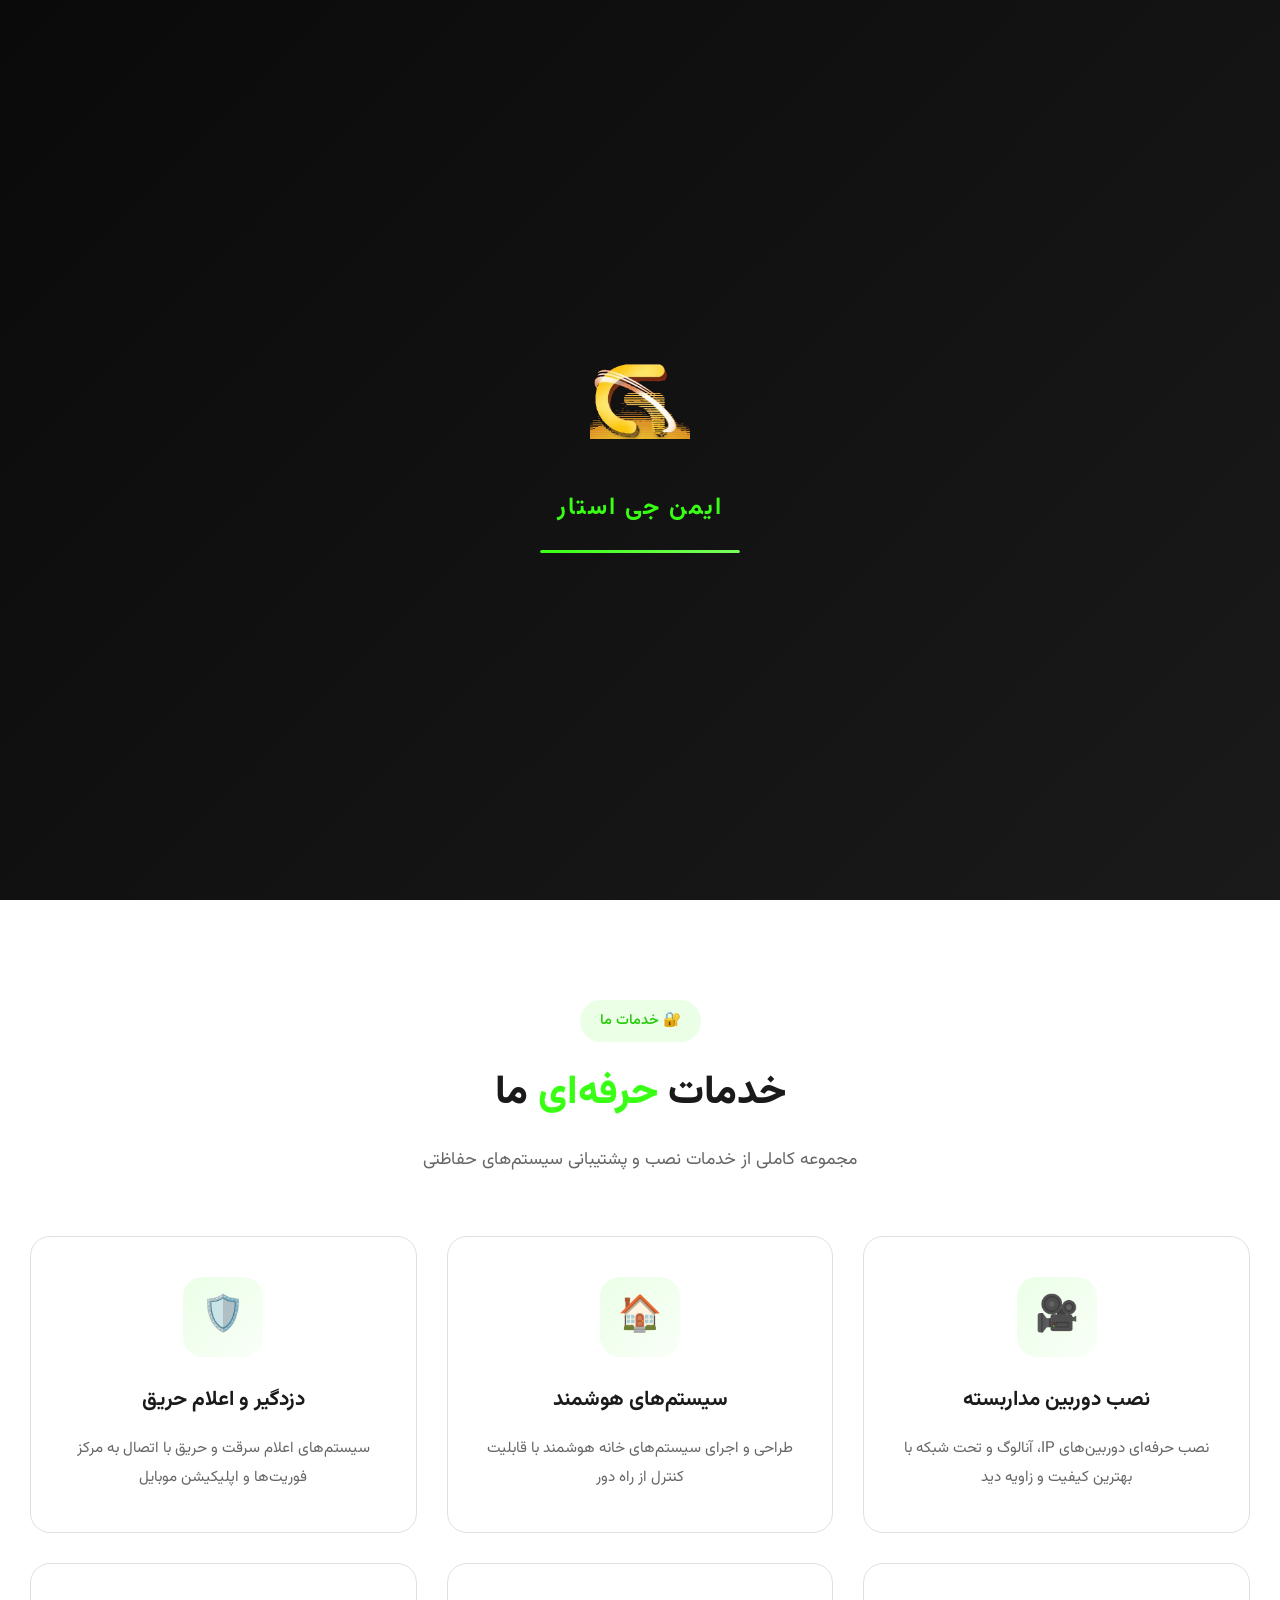
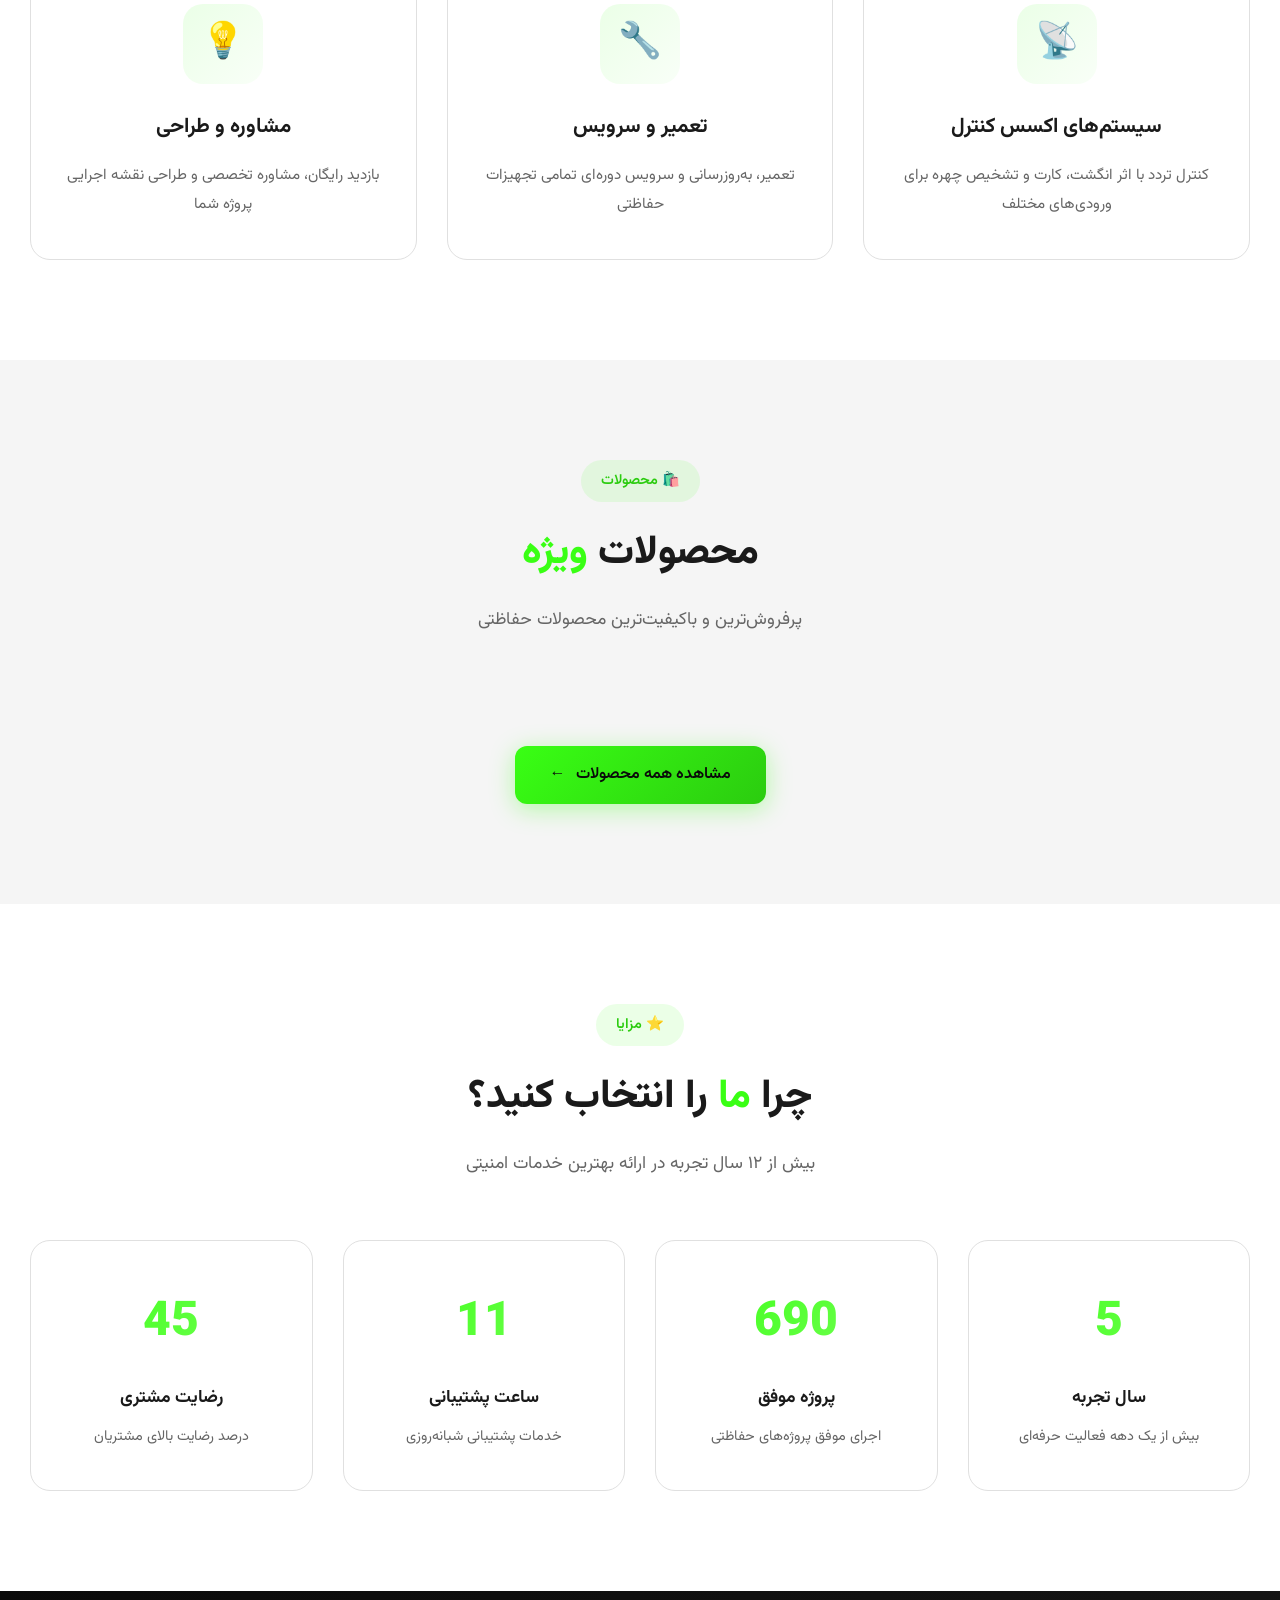
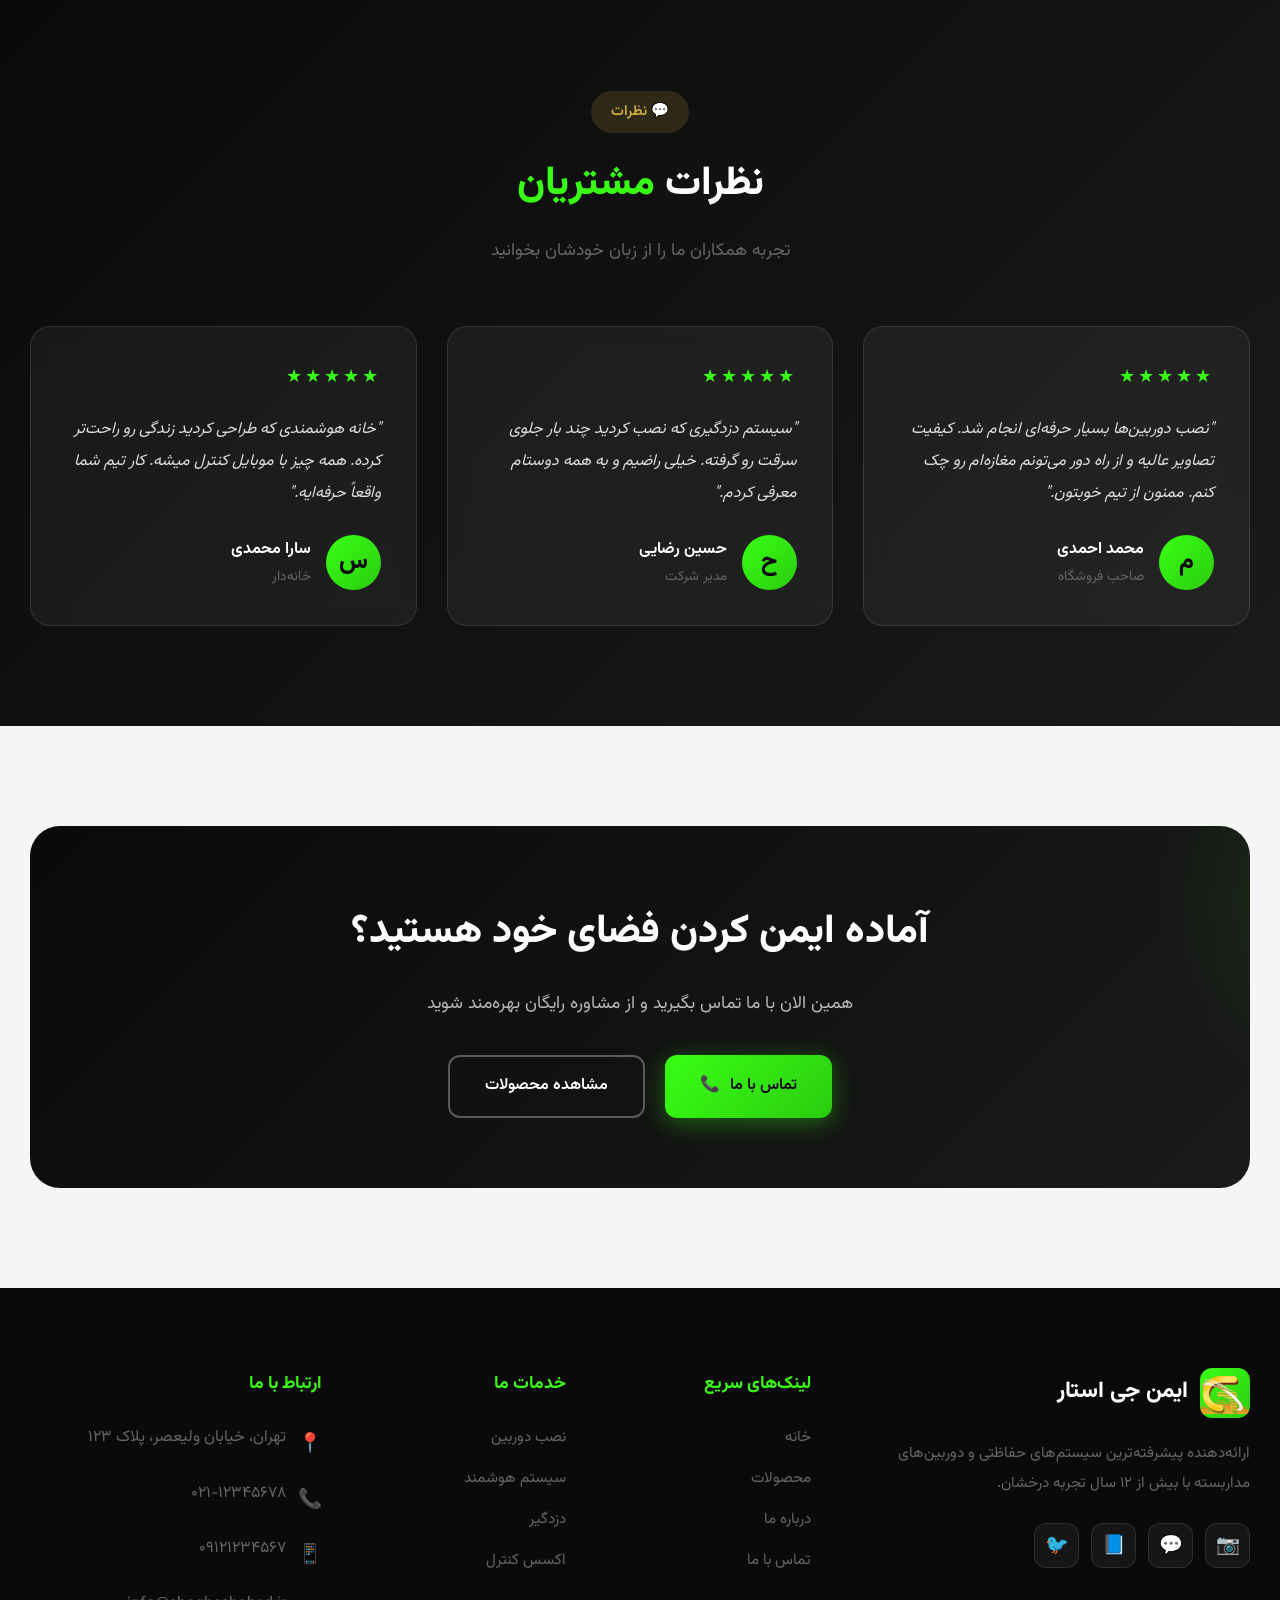
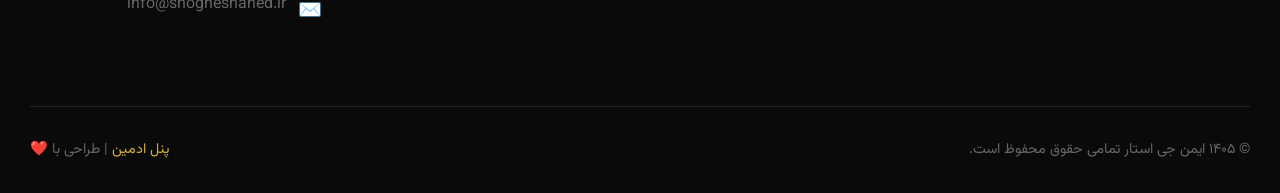
<file: index.html>
<!DOCTYPE html>
<html lang="fa" dir="rtl">
<head>
    <meta charset="UTF-8">
    <meta name="viewport" content="width=device-width, initial-scale=1.0">
    <title>ایمن جی استار | دوربین و سیستم‌های حفاظتی</title>
    <link rel="preconnect" href="https://fonts.googleapis.com">
    <link rel="preconnect" href="https://fonts.gstatic.com" crossorigin>
    <link href="https://fonts.googleapis.com/css2?family=Vazirmatn:wght@300;400;500;600;700;800;900&display=swap" rel="stylesheet">
    <link rel="stylesheet" href="css/style.css">
</head>
<body style="overflow: hidden;">

    <!-- Preloader -->
    <div class="preloader">
        <div class="preloader-content">
            <div class="preloader-logo">
                <img src="images/logo.png" alt="ایمن جی استار" style="width:100px;height:100px;object-fit:contain;">
            </div>
            <div class="preloader-text">ایمن جی استار</div>
            <div class="preloader-bar"></div>
        </div>
    </div>

    <!-- Header -->
    <header>
        <div class="nav-container">
            <a href="index.html" class="logo">
                <div class="logo-icon">
                    <img src="images/logo.png" alt="ایمن جی استار" style="width:100%;height:100%;object-fit:contain;border-radius:10px;">
                </div>
                <div class="logo-text">ایمن جی استار</div>
            </a>
            <nav>
                <ul>
                    <li><a href="index.html" class="active">خانه</a></li>
                    <li><a href="products.html">محصولات</a></li>
                    <li><a href="about.html">درباره ما</a></li>
                    <li><a href="contact.html">تماس با ما</a></li>
                </ul>
            </nav>
            <div class="hamburger">
                <span></span>
                <span></span>
                <span></span>
            </div>
        </div>
    </header>

    <!-- Mobile Menu -->
    <div class="mobile-menu">
        <ul>
            <li><a href="index.html">خانه</a></li>
            <li><a href="products.html">محصولات</a></li>
            <li><a href="about.html">درباره ما</a></li>
            <li><a href="contact.html">تماس با ما</a></li>
        </ul>
    </div>
    <div class="overlay"></div>

    <!-- Hero Section -->
    <section class="hero">
        <div class="hero-grid"></div>
        <div class="hero-particles"></div>
        <div class="hero-content">
            <div class="hero-text">
                <div class="hero-badge">محافظت هوشمند ۲۴/۷</div>
                <h1 class="hero-title">
                    امنیت خانه و کسب‌وکارتان را
                    <span>به ما بسپارید</span>
                </h1>
                <p class="hero-subtitle">
                    با پیشرفته‌ترین دوربین‌های مداربسته و سیستم‌های حفاظتی، محیط امن و مطمئنی برای شما می‌سازیم. نصب، پشتیبانی و خدمات ۲۴ ساعته.
                </p>
                <div class="hero-buttons">
                    <a href="products.html" class="btn btn-primary">
                        مشاهده محصولات
                        <span>←</span>
                    </a>
                    <a href="contact.html" class="btn btn-outline">
                        مشاوره رایگان
                    </a>
                </div>
            </div>
            <div class="hero-image">
                <div class="hero-visual">
                    <div class="hero-circle hero-circle-1"></div>
                    <div class="hero-circle hero-circle-2"></div>
                    <div class="hero-circle hero-circle-3"></div>
                    <div class="hero-camera">
                        <img src="images/logo.png" alt="ایمن جی استار" style="width:160px;height:160px;object-fit:contain;">
                    </div>
                </div>
                <div class="hero-stats">
                    <div class="stat-box">
                        <span class="stat-number" data-target="1500">0</span>
                        <span class="stat-label">مشتری راضی</span>
                    </div>
                    <div class="stat-box">
                        <span class="stat-number" data-target="12">0</span>
                        <span class="stat-label">سال تجربه</span>
                    </div>
                </div>
            </div>
        </div>
    </section>

    <!-- Services Section -->
    <section class="section" id="services">
        <div class="container">
            <div class="section-header reveal">
                <div class="section-badge">🔐 خدمات ما</div>
                <h2 class="section-title">خدمات <span>حرفه‌ای</span> ما</h2>
                <p class="section-subtitle">مجموعه کاملی از خدمات نصب و پشتیبانی سیستم‌های حفاظتی</p>
            </div>
            <div class="services-grid">
                <div class="service-card reveal" style="transition-delay: 0.1s;">
                    <div class="service-icon">🎥</div>
                    <h3 class="service-title">نصب دوربین مداربسته</h3>
                    <p class="service-desc">نصب حرفه‌ای دوربین‌های IP، آنالوگ و تحت شبکه با بهترین کیفیت و زاویه دید</p>
                </div>
                <div class="service-card reveal" style="transition-delay: 0.2s;">
                    <div class="service-icon">🏠</div>
                    <h3 class="service-title">سیستم‌های هوشمند</h3>
                    <p class="service-desc">طراحی و اجرای سیستم‌های خانه هوشمند با قابلیت کنترل از راه دور</p>
                </div>
                <div class="service-card reveal" style="transition-delay: 0.3s;">
                    <div class="service-icon">🛡️</div>
                    <h3 class="service-title">دزدگیر و اعلام حریق</h3>
                    <p class="service-desc">سیستم‌های اعلام سرقت و حریق با اتصال به مرکز فوریت‌ها و اپلیکیشن موبایل</p>
                </div>
                <div class="service-card reveal" style="transition-delay: 0.4s;">
                    <div class="service-icon">📡</div>
                    <h3 class="service-title">سیستم‌های اکسس کنترل</h3>
                    <p class="service-desc">کنترل تردد با اثر انگشت، کارت و تشخیص چهره برای ورودی‌های مختلف</p>
                </div>
                <div class="service-card reveal" style="transition-delay: 0.5s;">
                    <div class="service-icon">🔧</div>
                    <h3 class="service-title">تعمیر و سرویس</h3>
                    <p class="service-desc">تعمیر، به‌روزرسانی و سرویس دوره‌ای تمامی تجهیزات حفاظتی</p>
                </div>
                <div class="service-card reveal" style="transition-delay: 0.6s;">
                    <div class="service-icon">💡</div>
                    <h3 class="service-title">مشاوره و طراحی</h3>
                    <p class="service-desc">بازدید رایگان، مشاوره تخصصی و طراحی نقشه اجرایی پروژه شما</p>
                </div>
            </div>
        </div>
    </section>

    <!-- Products Preview Section -->
    <section class="section products-section">
        <div class="container">
            <div class="section-header reveal">
                <div class="section-badge">🛍️ محصولات</div>
                <h2 class="section-title">محصولات <span>ویژه</span></h2>
                <p class="section-subtitle">پرفروش‌ترین و باکیفیت‌ترین محصولات حفاظتی</p>
            </div>
            <div class="products-grid" id="homeProductsGrid">
                <!-- از localStorage خوانده می‌شود -->
            </div>
            <div style="text-align: center; margin-top: 50px;" class="reveal">
                <a href="products.html" class="btn btn-primary">
                    مشاهده همه محصولات
                    <span>←</span>
                </a>
            </div>
        </div>
    </section>

    <!-- Advantages Section -->
    <section class="section">
        <div class="container">
            <div class="section-header reveal">
                <div class="section-badge">⭐ مزایا</div>
                <h2 class="section-title">چرا <span>ما</span> را انتخاب کنید؟</h2>
                <p class="section-subtitle">بیش از ۱۲ سال تجربه در ارائه بهترین خدمات امنیتی</p>
            </div>
            <div class="advantages-grid">
                <div class="advantage-card reveal" style="transition-delay: 0.1s;">
                    <div class="advantage-number" data-target="12">۰</div>
                    <h3 class="advantage-title">سال تجربه</h3>
                    <p class="advantage-desc">بیش از یک دهه فعالیت حرفه‌ای</p>
                </div>
                <div class="advantage-card reveal" style="transition-delay: 0.2s;">
                    <div class="advantage-number" data-target="1500">۰</div>
                    <h3 class="advantage-title">پروژه موفق</h3>
                    <p class="advantage-desc">اجرای موفق پروژه‌های حفاظتی</p>
                </div>
                <div class="advantage-card reveal" style="transition-delay: 0.3s;">
                    <div class="advantage-number" data-target="24">۰</div>
                    <h3 class="advantage-title">ساعت پشتیبانی</h3>
                    <p class="advantage-desc">خدمات پشتیبانی شبانه‌روزی</p>
                </div>
                <div class="advantage-card reveal" style="transition-delay: 0.4s;">
                    <div class="advantage-number" data-target="98">۰</div>
                    <h3 class="advantage-title">رضایت مشتری</h3>
                    <p class="advantage-desc">درصد رضایت بالای مشتریان</p>
                </div>
            </div>
        </div>
    </section>

    <!-- Testimonials Section -->
    <section class="section testimonials-section">
        <div class="container">
            <div class="section-header reveal">
                <div class="section-badge">💬 نظرات</div>
                <h2 class="section-title">نظرات <span>مشتریان</span></h2>
                <p class="section-subtitle">تجربه همکاران ما را از زبان خودشان بخوانید</p>
            </div>
            <div class="testimonials-grid">
                <div class="testimonial-card reveal" style="transition-delay: 0.1s;">
                    <div class="testimonial-stars">★★★★★</div>
                    <p class="testimonial-text">
                        "نصب دوربین‌ها بسیار حرفه‌ای انجام شد. کیفیت تصاویر عالیه و از راه دور می‌تونم مغازه‌ام رو چک کنم. ممنون از تیم خوبتون."
                    </p>
                    <div class="testimonial-author">
                        <div class="author-avatar">م</div>
                        <div>
                            <div class="author-name">محمد احمدی</div>
                            <div class="author-role">صاحب فروشگاه</div>
                        </div>
                    </div>
                </div>
                <div class="testimonial-card reveal" style="transition-delay: 0.2s;">
                    <div class="testimonial-stars">★★★★★</div>
                    <p class="testimonial-text">
                        "سیستم دزدگیری که نصب کردید چند بار جلوی سرقت رو گرفته. خیلی راضیم و به همه دوستام معرفی کردم."
                    </p>
                    <div class="testimonial-author">
                        <div class="author-avatar">ح</div>
                        <div>
                            <div class="author-name">حسین رضایی</div>
                            <div class="author-role">مدیر شرکت</div>
                        </div>
                    </div>
                </div>
                <div class="testimonial-card reveal" style="transition-delay: 0.3s;">
                    <div class="testimonial-stars">★★★★★</div>
                    <p class="testimonial-text">
                        "خانه هوشمندی که طراحی کردید زندگی رو راحت‌تر کرده. همه چیز با موبایل کنترل میشه. کار تیم شما واقعاً حرفه‌ایه."
                    </p>
                    <div class="testimonial-author">
                        <div class="author-avatar">س</div>
                        <div>
                            <div class="author-name">سارا محمدی</div>
                            <div class="author-role">خانه‌دار</div>
                        </div>
                    </div>
                </div>
            </div>
        </div>
    </section>

    <!-- CTA Section -->
    <section class="cta-section">
        <div class="container">
            <div class="cta-box reveal-scale">
                <div class="cta-content">
                    <h2 class="cta-title">آماده ایمن کردن فضای خود هستید؟</h2>
                    <p class="cta-desc">همین الان با ما تماس بگیرید و از مشاوره رایگان بهره‌مند شوید</p>
                    <div class="hero-buttons" style="justify-content: center;">
                        <a href="contact.html" class="btn btn-primary">
                            تماس با ما
                            <span>📞</span>
                        </a>
                        <a href="products.html" class="btn btn-outline" style="border-color: rgba(255,255,255,0.3); color: white;">
                            مشاهده محصولات
                        </a>
                    </div>
                </div>
            </div>
        </div>
    </section>

    <!-- Footer -->
    <footer>
        <div class="container">
            <div class="footer-grid">
                <div class="footer-brand">
                    <a href="index.html" class="logo">
                        <div class="logo-icon">
                    <img src="images/logo.png" alt="ایمن جی استار" style="width:100%;height:100%;object-fit:contain;border-radius:10px;">
                </div>
                        <div class="logo-text">ایمن جی استار</div>
                    </a>
                    <p class="footer-desc">
                        ارائه‌دهنده پیشرفته‌ترین سیستم‌های حفاظتی و دوربین‌های مداربسته با بیش از ۱۲ سال تجربه درخشان.
                    </p>
                    <div class="footer-social">
                        <a href="#" class="social-link">📷</a>
                        <a href="#" class="social-link">💬</a>
                        <a href="#" class="social-link">📘</a>
                        <a href="#" class="social-link">🐦</a>
                    </div>
                </div>
                <div>
                    <h4 class="footer-title">لینک‌های سریع</h4>
                    <ul class="footer-links">
                        <li><a href="index.html">خانه</a></li>
                        <li><a href="products.html">محصولات</a></li>
                        <li><a href="about.html">درباره ما</a></li>
                        <li><a href="contact.html">تماس با ما</a></li>
                    </ul>
                </div>
                <div>
                    <h4 class="footer-title">خدمات ما</h4>
                    <ul class="footer-links">
                        <li><a href="#">نصب دوربین</a></li>
                        <li><a href="#">سیستم هوشمند</a></li>
                        <li><a href="#">دزدگیر</a></li>
                        <li><a href="#">اکسس کنترل</a></li>
                    </ul>
                </div>
                <div>
                    <h4 class="footer-title">ارتباط با ما</h4>
                    <div class="footer-contact-item">
                        <span>📍</span>
                        <span>تهران، خیابان ولیعصر، پلاک ۱۲۳</span>
                    </div>
                    <div class="footer-contact-item">
                        <span>📞</span>
                        <span>۰۲۱-۱۲۳۴۵۶۷۸</span>
                    </div>
                    <div class="footer-contact-item">
                        <span>📱</span>
                        <span>۰۹۱۲۱۲۳۴۵۶۷</span>
                    </div>
                    <div class="footer-contact-item">
                        <span>✉️</span>
                        <span>info@shogheshahed.ir</span>
                    </div>
                </div>
            </div>
            <div class="footer-bottom">
                <span>© ۱۴۰۵ ایمن جی استار تمامی حقوق محفوظ است.</span>
                <span><a href="admin.html" style="color: var(--gold); text-decoration: none;">پنل ادمین</a> | طراحی با ❤️</span>
            </div>
        </div>
    </footer>

    <script src="js/main.js"></script>
    <script src="js/site-loader.js"></script>
</body>
</html>
</file>
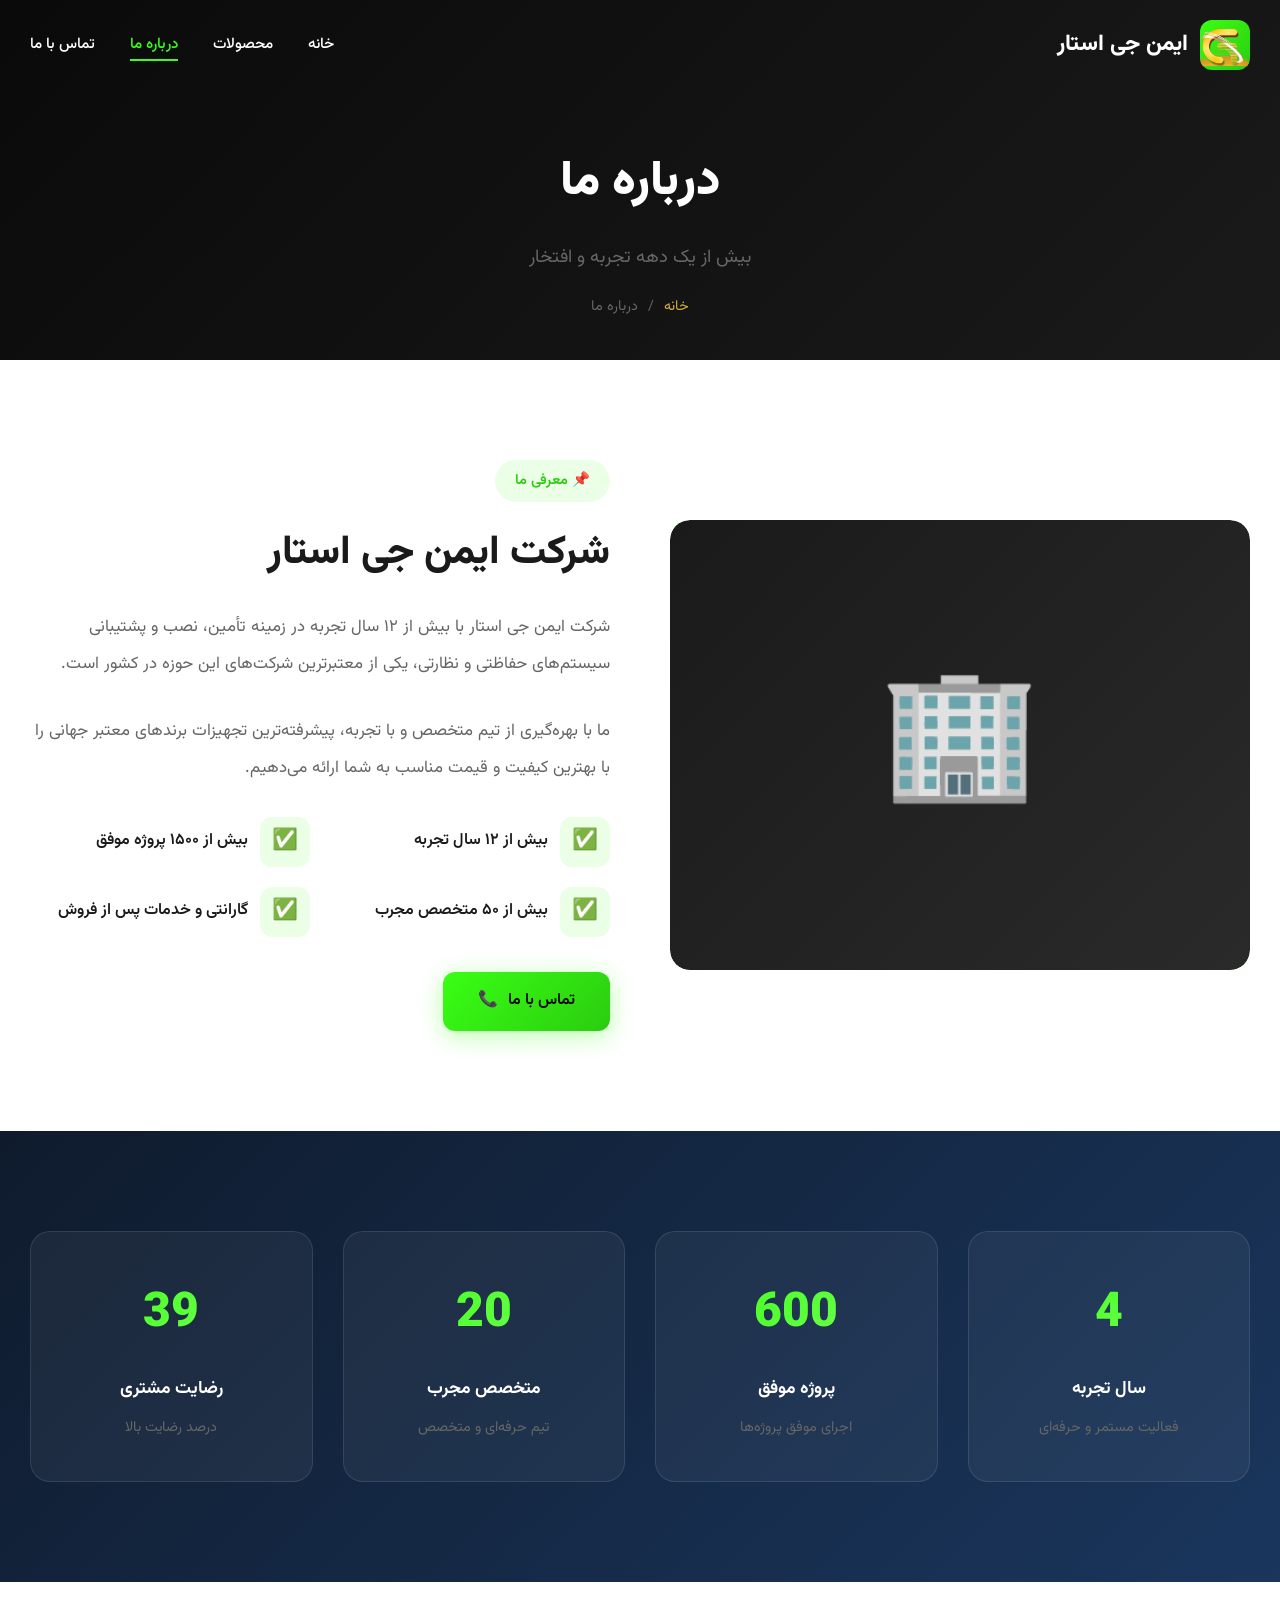
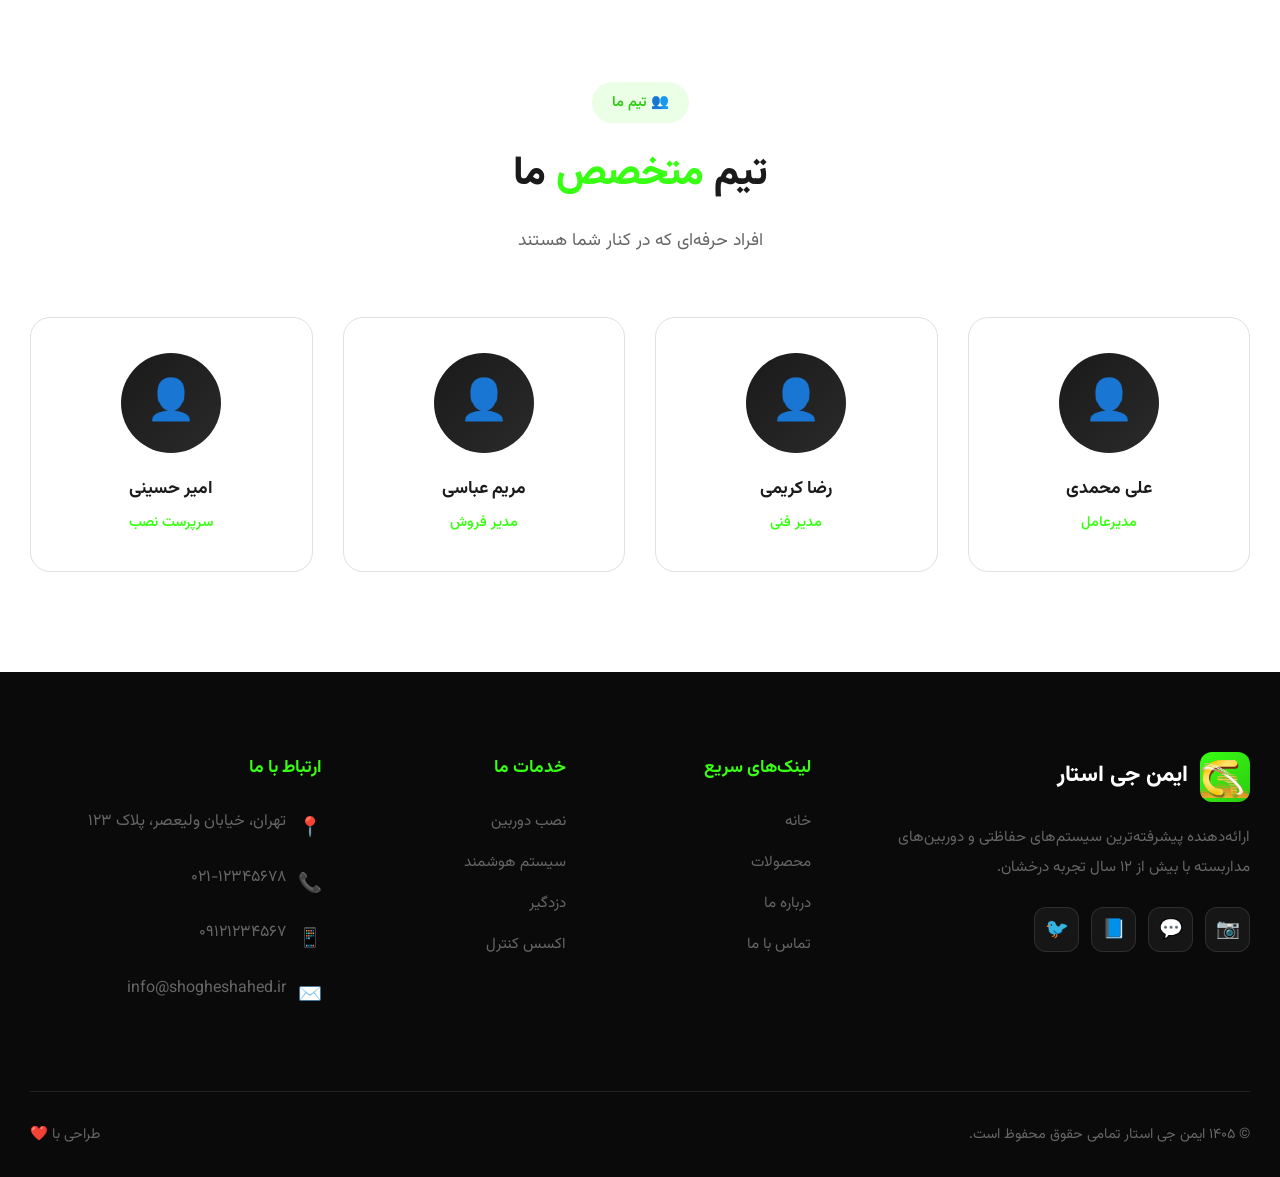
<file: about.html>
<!DOCTYPE html>
<html lang="fa" dir="rtl">
<head>
    <meta charset="UTF-8">
    <meta name="viewport" content="width=device-width, initial-scale=1.0">
    <title>درباره ما | ایمن جی استار</title>
    <link rel="preconnect" href="https://fonts.googleapis.com">
    <link rel="preconnect" href="https://fonts.gstatic.com" crossorigin>
    <link href="https://fonts.googleapis.com/css2?family=Vazirmatn:wght@300;400;500;600;700;800;900&display=swap" rel="stylesheet">
    <link rel="stylesheet" href="css/style.css">
</head>
<body>

    <!-- Header -->
    <header class="scrolled">
        <div class="nav-container">
            <a href="index.html" class="logo">
                <div class="logo-icon">
                    <img src="images/logo.png" alt="ایمن جی استار" style="width:100%;height:100%;object-fit:contain;border-radius:10px;">
                </div>
                <div class="logo-text">ایمن جی استار</div>
            </a>
            <nav>
                <ul>
                    <li><a href="index.html">خانه</a></li>
                    <li><a href="products.html">محصولات</a></li>
                    <li><a href="about.html" class="active">درباره ما</a></li>
                    <li><a href="contact.html">تماس با ما</a></li>
                </ul>
            </nav>
            <div class="hamburger">
                <span></span>
                <span></span>
                <span></span>
            </div>
        </div>
    </header>

    <!-- Mobile Menu -->
    <div class="mobile-menu">
        <ul>
            <li><a href="index.html">خانه</a></li>
            <li><a href="products.html">محصولات</a></li>
            <li><a href="about.html">درباره ما</a></li>
            <li><a href="contact.html">تماس با ما</a></li>
        </ul>
    </div>
    <div class="overlay"></div>

    <!-- Page Hero -->
    <section class="page-hero">
        <div>
            <h1 class="page-hero-title">درباره ما</h1>
            <p class="page-hero-subtitle">بیش از یک دهه تجربه و افتخار</p>
            <div class="breadcrumb">
                <a href="index.html">خانه</a>
                <span>/</span>
                <span>درباره ما</span>
            </div>
        </div>
    </section>

    <!-- About Content -->
    <section class="section">
        <div class="container">
            <div class="about-grid">
                <div class="about-image reveal-right">
                    <div class="about-image-box">🏢</div>
                </div>
                <div class="about-content reveal-left">
                    <div class="section-badge">📌 معرفی ما</div>
                    <h2 class="section-title">شرکت ایمن جی استار</h2>
                    <p class="about-text">
                        شرکت ایمن جی استار با بیش از ۱۲ سال تجربه در زمینه تأمین، نصب و پشتیبانی سیستم‌های حفاظتی و نظارتی، یکی از معتبرترین شرکت‌های این حوزه در کشور است.
                    </p>
                    <p class="about-text">
                        ما با بهره‌گیری از تیم متخصص و با تجربه، پیشرفته‌ترین تجهیزات برندهای معتبر جهانی را با بهترین کیفیت و قیمت مناسب به شما ارائه می‌دهیم.
                    </p>
                    <div class="about-features">
                        <div class="about-feature">
                            <div class="about-feature-icon">✅</div>
                            <span class="about-feature-text">بیش از ۱۲ سال تجربه</span>
                        </div>
                        <div class="about-feature">
                            <div class="about-feature-icon">✅</div>
                            <span class="about-feature-text">بیش از ۱۵۰۰ پروژه موفق</span>
                        </div>
                        <div class="about-feature">
                            <div class="about-feature-icon">✅</div>
                            <span class="about-feature-text">بیش از ۵۰ متخصص مجرب</span>
                        </div>
                        <div class="about-feature">
                            <div class="about-feature-icon">✅</div>
                            <span class="about-feature-text">گارانتی و خدمات پس از فروش</span>
                        </div>
                    </div>
                    <a href="contact.html" class="btn btn-primary">
                        تماس با ما
                        <span>📞</span>
                    </a>
                </div>
            </div>
        </div>
    </section>

    <!-- Stats -->
    <section class="section" style="background: linear-gradient(135deg, #0f1b2d, #1a365d); color: white;">
        <div class="container">
            <div class="advantages-grid">
                <div class="advantage-card reveal" style="background: rgba(255,255,255,0.05); border-color: rgba(255,255,255,0.1);">
                    <div class="advantage-number" data-target="12">۰</div>
                    <h3 class="advantage-title" style="color: white;">سال تجربه</h3>
                    <p class="advantage-desc">فعالیت مستمر و حرفه‌ای</p>
                </div>
                <div class="advantage-card reveal" style="background: rgba(255,255,255,0.05); border-color: rgba(255,255,255,0.1);">
                    <div class="advantage-number" data-target="1500">۰</div>
                    <h3 class="advantage-title" style="color: white;">پروژه موفق</h3>
                    <p class="advantage-desc">اجرای موفق پروژه‌ها</p>
                </div>
                <div class="advantage-card reveal" style="background: rgba(255,255,255,0.05); border-color: rgba(255,255,255,0.1);">
                    <div class="advantage-number" data-target="50">۰</div>
                    <h3 class="advantage-title" style="color: white;">متخصص مجرب</h3>
                    <p class="advantage-desc">تیم حرفه‌ای و متخصص</p>
                </div>
                <div class="advantage-card reveal" style="background: rgba(255,255,255,0.05); border-color: rgba(255,255,255,0.1);">
                    <div class="advantage-number" data-target="98">۰</div>
                    <h3 class="advantage-title" style="color: white;">رضایت مشتری</h3>
                    <p class="advantage-desc">درصد رضایت بالا</p>
                </div>
            </div>
        </div>
    </section>

    <!-- Team -->
    <section class="section">
        <div class="container">
            <div class="section-header reveal">
                <div class="section-badge">👥 تیم ما</div>
                <h2 class="section-title">تیم <span>متخصص</span> ما</h2>
                <p class="section-subtitle">افراد حرفه‌ای که در کنار شما هستند</p>
            </div>
            <div class="team-grid">
                <div class="team-card reveal" style="transition-delay: 0.1s;">
                    <div class="team-avatar">👤</div>
                    <h3 class="team-name">علی محمدی</h3>
                    <div class="team-role">مدیرعامل</div>
                </div>
                <div class="team-card reveal" style="transition-delay: 0.2s;">
                    <div class="team-avatar">👤</div>
                    <h3 class="team-name">رضا کریمی</h3>
                    <div class="team-role">مدیر فنی</div>
                </div>
                <div class="team-card reveal" style="transition-delay: 0.3s;">
                    <div class="team-avatar">👤</div>
                    <h3 class="team-name">مریم عباسی</h3>
                    <div class="team-role">مدیر فروش</div>
                </div>
                <div class="team-card reveal" style="transition-delay: 0.4s;">
                    <div class="team-avatar">👤</div>
                    <h3 class="team-name">امیر حسینی</h3>
                    <div class="team-role">سرپرست نصب</div>
                </div>
            </div>
        </div>
    </section>

    <!-- Footer -->
    <footer>
        <div class="container">
            <div class="footer-grid">
                <div class="footer-brand">
                    <a href="index.html" class="logo">
                        <div class="logo-icon">
                    <img src="images/logo.png" alt="ایمن جی استار" style="width:100%;height:100%;object-fit:contain;border-radius:10px;">
                </div>
                        <div class="logo-text">ایمن جی استار</div>
                    </a>
                    <p class="footer-desc">
                        ارائه‌دهنده پیشرفته‌ترین سیستم‌های حفاظتی و دوربین‌های مداربسته با بیش از ۱۲ سال تجربه درخشان.
                    </p>
                    <div class="footer-social">
                        <a href="#" class="social-link">📷</a>
                        <a href="#" class="social-link">💬</a>
                        <a href="#" class="social-link">📘</a>
                        <a href="#" class="social-link">🐦</a>
                    </div>
                </div>
                <div>
                    <h4 class="footer-title">لینک‌های سریع</h4>
                    <ul class="footer-links">
                        <li><a href="index.html">خانه</a></li>
                        <li><a href="products.html">محصولات</a></li>
                        <li><a href="about.html">درباره ما</a></li>
                        <li><a href="contact.html">تماس با ما</a></li>
                    </ul>
                </div>
                <div>
                    <h4 class="footer-title">خدمات ما</h4>
                    <ul class="footer-links">
                        <li><a href="#">نصب دوربین</a></li>
                        <li><a href="#">سیستم هوشمند</a></li>
                        <li><a href="#">دزدگیر</a></li>
                        <li><a href="#">اکسس کنترل</a></li>
                    </ul>
                </div>
                <div>
                    <h4 class="footer-title">ارتباط با ما</h4>
                    <div class="footer-contact-item">
                        <span>📍</span>
                        <span>تهران، خیابان ولیعصر، پلاک ۱۲۳</span>
                    </div>
                    <div class="footer-contact-item">
                        <span>📞</span>
                        <span>۰۲۱-۱۲۳۴۵۶۷۸</span>
                    </div>
                    <div class="footer-contact-item">
                        <span>📱</span>
                        <span>۰۹۱۲۱۲۳۴۵۶۷</span>
                    </div>
                    <div class="footer-contact-item">
                        <span>✉️</span>
                        <span>info@shogheshahed.ir</span>
                    </div>
                </div>
            </div>
            <div class="footer-bottom">
                <span>© ۱۴۰۵ ایمن جی استار تمامی حقوق محفوظ است.</span>
                <span>طراحی با ❤️</span>
            </div>
        </div>
    </footer>

    <script src="js/main.js"></script>
    <script src="js/site-loader.js"></script>
</body>
</html>
</file>
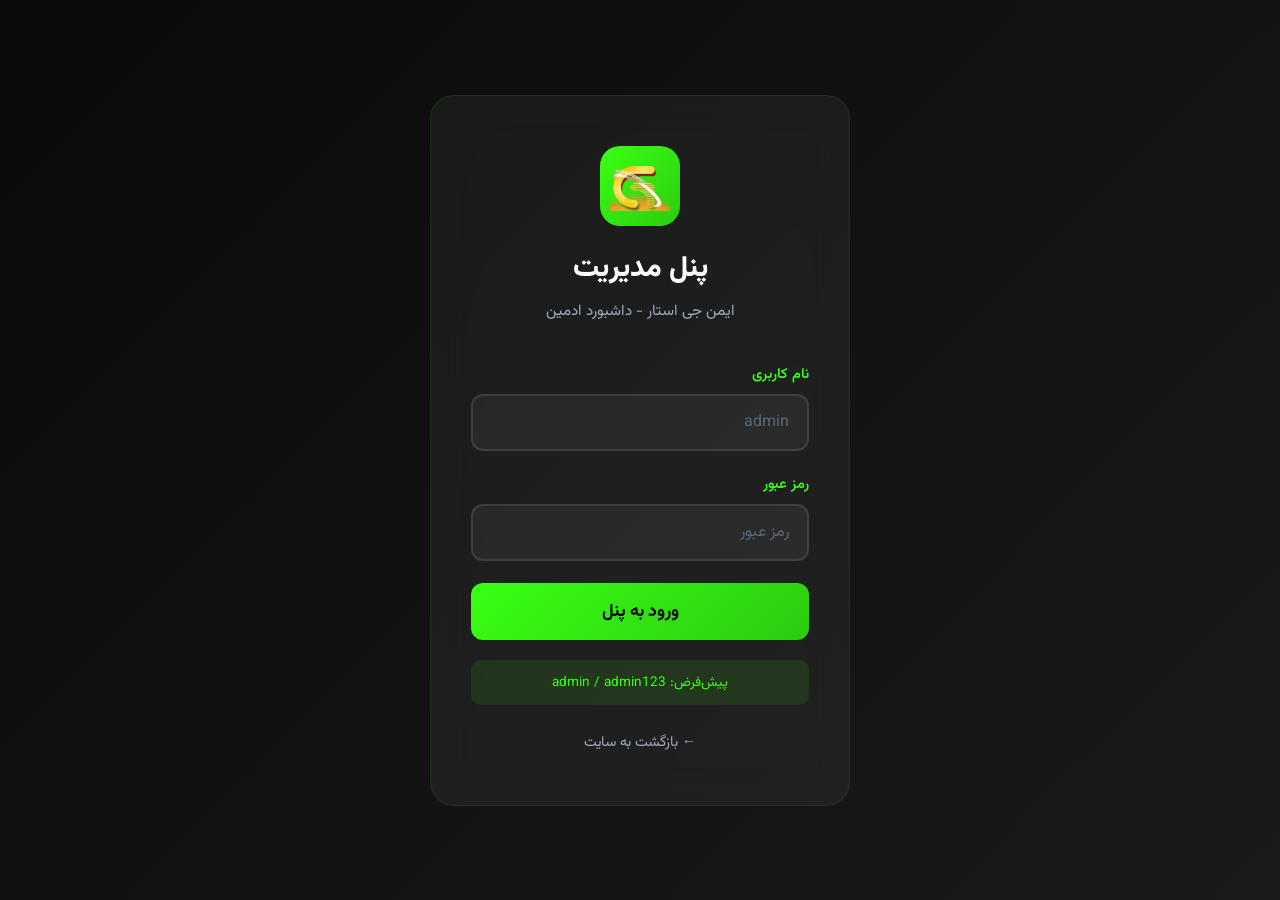
<file: admin-dashboard.html>
<!DOCTYPE html>
<html lang="fa" dir="rtl">
<head>
    <meta charset="UTF-8">
    <meta name="viewport" content="width=device-width, initial-scale=1.0">
    <title>داشبورد ادمین | ایمن جی استار</title>
    <link href="https://fonts.googleapis.com/css2?family=Vazirmatn:wght@400;500;600;700;800&display=swap" rel="stylesheet">
    <link rel="stylesheet" href="css/style.css">
    <style>
        .admin-body { background: var(--gray-light); min-height: 100vh; padding-top: 80px; }
        .admin-header { background: linear-gradient(135deg, #0a0a0a, #1a1a1a); padding: 18px 0; position: fixed; top: 0; width: 100%; z-index: 100; }
        .admin-header-inner { max-width: 1400px; margin: 0 auto; padding: 0 25px; display: flex; justify-content: space-between; align-items: center; }
        .admin-title-bar { display: flex; align-items: center; gap: 12px; color: white; }
        .admin-title-bar h1 { font-size: 1.2rem; font-weight: 700; }
        .admin-actions { display: flex; gap: 10px; }
        .admin-actions a, .admin-actions button { padding: 8px 18px; border-radius: 10px; font-weight: 600; font-size: 0.85rem; cursor: pointer; text-decoration: none; border: none; font-family: inherit; transition: all 0.3s; }
        .btn-gold { background: var(--gold); color: var(--primary-dark); }
        .btn-outline-white { background: transparent; color: white; border: 1px solid rgba(255,255,255,0.3); }
        .btn-danger { background: #ef4444; color: white; }
        .btn-success { background: #10b981; color: white; }
        .admin-grid { max-width: 1400px; margin: 0 auto; padding: 25px; display: grid; grid-template-columns: 220px 1fr; gap: 25px; }
        .admin-sidebar { background: white; border-radius: 16px; padding: 20px 12px; height: fit-content; position: sticky; top: 90px; box-shadow: 0 5px 20px rgba(0,0,0,0.05); }
        .sidebar-menu { list-style: none; }
        .sidebar-menu li { margin-bottom: 4px; }
        .sidebar-menu a { display: flex; align-items: center; gap: 8px; padding: 10px 12px; border-radius: 10px; text-decoration: none; color: var(--text-dark); font-weight: 500; font-size: 0.9rem; transition: all 0.3s; cursor: pointer; }
        .sidebar-menu a:hover, .sidebar-menu a.active { background: rgba(57,255,20,0.1); color: var(--green-dark); }
        .sidebar-menu a.active { background: var(--green); color: var(--primary-dark); font-weight: 700; }
        .panel { display: none; }
        .panel.active { display: block; }
        .panel-header { display: flex; justify-content: space-between; align-items: center; margin-bottom: 25px; }
        .panel-title { font-size: 1.4rem; font-weight: 800; color: var(--text-dark); }
        .stats-row { display: grid; grid-template-columns: repeat(4, 1fr); gap: 15px; margin-bottom: 25px; }
        .stat-card { background: white; padding: 20px; border-radius: 14px; box-shadow: 0 5px 20px rgba(0,0,0,0.05); text-align: center; }
        .stat-card-icon { font-size: 1.8rem; margin-bottom: 8px; }
        .stat-card-num { font-size: 1.8rem; font-weight: 900; color: var(--green); }
        .stat-card-label { color: var(--text-light); font-size: 0.85rem; margin-top: 3px; }
        .data-table { width: 100%; background: white; border-radius: 16px; overflow: hidden; box-shadow: 0 5px 20px rgba(0,0,0,0.05); }
        .data-table table { width: 100%; border-collapse: collapse; }
        .data-table th { background: var(--primary-dark); color: white; padding: 12px 16px; text-align: right; font-weight: 600; font-size: 0.85rem; }
        .data-table td { padding: 12px 16px; border-bottom: 1px solid var(--gray); font-size: 0.9rem; }
        .data-table tr:last-child td { border-bottom: none; }
        .badge { padding: 4px 10px; border-radius: 20px; font-size: 0.75rem; font-weight: 600; }
        .badge-blue { background: rgba(26,54,93,0.1); color: var(--primary); }
        .badge-gold { background: rgba(57,255,20,0.15); color: var(--green-dark); }
        .badge-green { background: rgba(16,185,129,0.1); color: #059669; }
        .action-btns { display: flex; gap: 6px; }
        .action-btn { width: 32px; height: 32px; border-radius: 8px; border: none; cursor: pointer; display: flex; align-items: center; justify-content: center; font-size: 0.9rem; transition: all 0.3s; }
        .action-btn-edit { background: rgba(57,255,20,0.15); color: var(--green-dark); }
        .action-btn-edit:hover { background: var(--green); color: var(--primary-dark); }
        .action-btn-delete { background: rgba(239,68,68,0.1); color: #ef4444; }
        .action-btn-delete:hover { background: #ef4444; color: white; }
        .modal-overlay { display: none; position: fixed; top: 0; left: 0; width: 100%; height: 100%; background: rgba(0,0,0,0.5); z-index: 1000; align-items: center; justify-content: center; }
        .modal-overlay.active { display: flex; }
        .modal { background: white; border-radius: 20px; padding: 30px; width: 520px; max-width: 95%; max-height: 90vh; overflow-y: auto; }
        .modal-title { font-size: 1.2rem; font-weight: 700; margin-bottom: 20px; }
        .modal-form .form-group { margin-bottom: 15px; }
        .modal-form .form-group label { display: block; font-weight: 600; margin-bottom: 5px; font-size: 0.85rem; }
        .modal-form input, .modal-form textarea, .modal-form select { width: 100%; padding: 10px 14px; border: 2px solid var(--gray); border-radius: 10px; font-family: inherit; font-size: 0.9rem; transition: all 0.3s; }
        .modal-form input:focus, .modal-form textarea:focus { outline: none; border-color: var(--green); }
        .modal-form textarea { height: 70px; resize: vertical; }
        .modal-btns { display: flex; gap: 10px; margin-top: 20px; }
        .modal-btns button { flex: 1; padding: 10px; border-radius: 10px; font-weight: 700; cursor: pointer; font-family: inherit; border: none; font-size: 0.95rem; }
        .settings-card { background: white; border-radius: 16px; padding: 25px; margin-bottom: 18px; box-shadow: 0 5px 20px rgba(0,0,0,0.05); }
        .settings-card h3 { font-size: 1rem; font-weight: 700; margin-bottom: 18px; padding-bottom: 10px; border-bottom: 2px solid var(--gray); }
        .settings-row { display: grid; grid-template-columns: 1fr 1fr; gap: 15px; }
        .settings-row .form-group { margin-bottom: 12px; }
        .settings-row label { display: block; font-weight: 600; margin-bottom: 5px; font-size: 0.85rem; }
        .settings-row input, .settings-row textarea { width: 100%; padding: 10px 14px; border: 2px solid var(--gray); border-radius: 10px; font-family: inherit; font-size: 0.9rem; transition: all 0.3s; }
        .settings-row input:focus, .settings-row textarea:focus { outline: none; border-color: var(--green); }
        .settings-row textarea { height: 80px; resize: vertical; }
        .toast { position: fixed; bottom: 25px; left: 50%; transform: translateX(-50%) translateY(20px); background: #10b981; color: white; padding: 12px 25px; border-radius: 12px; font-weight: 600; z-index: 9999; opacity: 0; transition: all 0.4s; font-family: 'Vazirmatn', sans-serif; }
        .toast.show { opacity: 1; transform: translateX(-50%) translateY(0); }
        @media (max-width: 1024px) { .stats-row { grid-template-columns: repeat(2, 1fr); } .admin-grid { grid-template-columns: 1fr; } .admin-sidebar { position: static; } .settings-row { grid-template-columns: 1fr; } }
    </style>
</head>
<body class="admin-body">

<div class="admin-header">
    <div class="admin-header-inner">
        <div class="admin-title-bar">
            <img src="images/logo.png" alt="ایمن جی استار" style="width:35px;height:35px;object-fit:contain;border-radius:8px;">
            <h1>پنل مدیریت ایمن جی استار</h1>
        </div>
        <div class="admin-actions">
            <a href="index.html" class="btn-outline-white" target="_blank">مشاهده سایت</a>
            <button class="btn-danger" onclick="logout()">خروج</button>
        </div>
    </div>
</div>

<div class="admin-grid">
    <div class="admin-sidebar">
        <ul class="sidebar-menu">
            <li><a class="active" onclick="showPanel('dashboard')">📊 داشبورد</a></li>
            <li><a onclick="showPanel('hero')">🏠 بنر اصلی</a></li>
            <li><a onclick="showPanel('products')">📦 محصولات</a></li>
            <li><a onclick="showPanel('services')">🔧 خدمات</a></li>
            <li><a onclick="showPanel('advantages')">⭐ مزایا</a></li>
            <li><a onclick="showPanel('testimonials')">💬 نظرات</a></li>
            <li><a onclick="showPanel('about')">📌 درباره ما</a></li>
            <li><a onclick="showPanel('team')">👥 تیم</a></li>
            <li><a onclick="showPanel('contact')">📞 تماس</a></li>
            <li><a onclick="showPanel('settings')">⚙️ تنظیمات</a></li>
        </ul>
    </div>

    <div class="admin-content">

        <!-- داشبورد -->
        <div class="panel active" id="panel-dashboard">
            <div class="stats-row">
                <div class="stat-card"><div class="stat-card-icon">📦</div><div class="stat-card-num" id="totalProducts">0</div><div class="stat-card-label">محصول</div></div>
                <div class="stat-card"><div class="stat-card-icon">🔧</div><div class="stat-card-num" id="totalServices">0</div><div class="stat-card-label">خدمت</div></div>
                <div class="stat-card"><div class="stat-card-icon">💬</div><div class="stat-card-num" id="totalTestimonials">0</div><div class="stat-card-label">نظر</div></div>
                <div class="stat-card"><div class="stat-card-icon">📂</div><div class="stat-card-num" id="totalCategories">0</div><div class="stat-card-label">دسته‌بندی</div></div>
            </div>
            <div class="settings-card">
                <h3>آخرین محصولات</h3>
                <div id="recentProducts"></div>
            </div>
        </div>

        <!-- بنر اصلی -->
        <div class="panel" id="panel-hero">
            <div class="panel-header"><h2 class="panel-title">🏠 بنر اصلی سایت</h2></div>
            <div class="settings-card">
                <h3>متن‌های بنر</h3>
                <div class="settings-row">
                    <div class="form-group"><label>برچسب بالای عنوان</label><input type="text" id="heroBadge"></div>
                    <div class="form-group"><label>خط اول عنوان</label><input type="text" id="heroTitle"></div>
                    <div class="form-group"><label>خط دوم عنوان (طلایی)</label><input type="text" id="heroTitleHighlight"></div>
                    <div class="form-group"><label>دکمه اول</label><input type="text" id="heroBtn1"></div>
                    <div class="form-group"><label>دکمه دوم</label><input type="text" id="heroBtn2"></div>
                </div>
                <div class="form-group" style="margin-top:10px;"><label>توضیحات بنر</label><textarea id="heroSubtitle" style="width:100%;padding:10px;border:2px solid var(--gray);border-radius:10px;font-family:inherit;height:80px;resize:vertical;"></textarea></div>
                <button class="btn btn-primary" onclick="saveHero()" style="margin-top:15px;">ذخیره بنر</button>
            </div>
        </div>

        <!-- محصولات -->
        <div class="panel" id="panel-products">
            <div class="panel-header">
                <h2 class="panel-title">📦 مدیریت محصولات</h2>
                <button class="btn btn-primary" onclick="openProductModal()">+ افزودن</button>
            </div>
            <div class="data-table">
                <table>
                    <thead><tr><th>محصول</th><th>دسته</th><th>قیمت</th><th>وضعیت</th><th>عملیات</th></tr></thead>
                    <tbody id="productsTableBody"></tbody>
                </table>
            </div>
        </div>

        <!-- خدمات -->
        <div class="panel" id="panel-services">
            <div class="panel-header">
                <h2 class="panel-title">🔧 مدیریت خدمات</h2>
                <button class="btn btn-primary" onclick="openServiceModal()">+ افزودن</button>
            </div>
            <div class="data-table">
                <table>
                    <thead><tr><th>آیکون</th><th>عنوان</th><th>توضیحات</th><th>عملیات</th></tr></thead>
                    <tbody id="servicesTableBody"></tbody>
                </table>
            </div>
        </div>

        <!-- مزایا -->
        <div class="panel" id="panel-advantages">
            <div class="panel-header">
                <h2 class="panel-title">⭐ مدیریت مزایا</h2>
                <button class="btn btn-primary" onclick="openAdvantageModal()">+ افزودن</button>
            </div>
            <div class="data-table">
                <table>
                    <thead><tr><th>عدد</th><th>عنوان</th><th>توضیحات</th><th>عملیات</th></tr></thead>
                    <tbody id="advantagesTableBody"></tbody>
                </table>
            </div>
        </div>

        <!-- نظرات -->
        <div class="panel" id="panel-testimonials">
            <div class="panel-header">
                <h2 class="panel-title">💬 مدیریت نظرات</h2>
                <button class="btn btn-primary" onclick="openTestimonialModal()">+ افزودن</button>
            </div>
            <div class="data-table">
                <table>
                    <thead><tr><th>ستاره</th><th>شخص</th><th>متن</th><th>عملیات</th></tr></thead>
                    <tbody id="testimonialsTableBody"></tbody>
                </table>
            </div>
        </div>

        <!-- درباره ما -->
        <div class="panel" id="panel-about">
            <div class="panel-header"><h2 class="panel-title">📌 درباره ما</h2></div>
            <div class="settings-card">
                <h3>محتوای درباره ما</h3>
                <div class="settings-row">
                    <div class="form-group"><label>عنوان</label><input type="text" id="aboutTitle"></div>
                </div>
                <div class="settings-row">
                    <div class="form-group"><label>پاراگراف اول</label><textarea id="aboutText1"></textarea></div>
                    <div class="form-group"><label>پاراگراف دوم</label><textarea id="aboutText2"></textarea></div>
                </div>
                <div class="form-group" style="margin-top:10px;"><label>ویژگی‌ها (هر کدام در یک خط)</label><textarea id="aboutFeatures" style="width:100%;padding:10px;border:2px solid var(--gray);border-radius:10px;font-family:inherit;height:100px;resize:vertical;"></textarea></div>
                <button class="btn btn-primary" onclick="saveAbout()" style="margin-top:15px;">ذخیره</button>
            </div>
        </div>

        <!-- تیم -->
        <div class="panel" id="panel-team">
            <div class="panel-header">
                <h2 class="panel-title">👥 مدیریت تیم</h2>
                <button class="btn btn-primary" onclick="openTeamModal()">+ افزودن</button>
            </div>
            <div class="data-table">
                <table>
                    <thead><tr><th>آواتار</th><th>نام</th><th>سمت</th><th>عملیات</th></tr></thead>
                    <tbody id="teamTableBody"></tbody>
                </table>
            </div>
        </div>

        <!-- تماس -->
        <div class="panel" id="panel-contact">
            <div class="panel-header"><h2 class="panel-title">📞 اطلاعات تماس</h2></div>
            <div class="settings-card">
                <h3>اطلاعات شرکت</h3>
                <div class="settings-row">
                    <div class="form-group"><label>نام شرکت</label><input type="text" id="companyName"></div>
                    <div class="form-group"><label>تلفن ثابت</label><input type="text" id="phone1"></div>
                    <div class="form-group"><label>تلفن همراه</label><input type="text" id="phone2"></div>
                    <div class="form-group"><label>ایمیل اصلی</label><input type="email" id="email1"></div>
                    <div class="form-group"><label>ایمیل فروش</label><input type="email" id="email2"></div>
                    <div class="form-group"><label>ساعات کاری</label><input type="text" id="workHours"></div>
                </div>
            </div>
            <div class="settings-card">
                <h3>آدرس</h3>
                <div class="form-group"><input type="text" id="address" style="width:100%;padding:10px;border:2px solid var(--gray);border-radius:10px;font-family:inherit;"></div>
            </div>
            <div class="settings-card">
                <h3>شبکه‌های اجتماعی</h3>
                <div class="settings-row">
                    <div class="form-group"><label>اینستاگرام</label><input type="text" id="instagram"></div>
                    <div class="form-group"><label>تلگرام</label><input type="text" id="telegram"></div>
                    <div class="form-group"><label>واتساپ</label><input type="text" id="whatsapp"></div>
                    <div class="form-group"><label>لینکدین</label><input type="text" id="linkedin"></div>
                </div>
            </div>
            <button class="btn btn-primary" onclick="saveContactInfo()">ذخیره اطلاعات</button>
        </div>

        <!-- تنظیمات -->
        <div class="panel" id="panel-settings">
            <div class="panel-header"><h2 class="panel-title">⚙️ تنظیمات</h2></div>
            <div class="settings-card">
                <h3>تغییر رمز عبور</h3>
                <div class="settings-row">
                    <div class="form-group"><label>رمز فعلی</label><input type="password" id="currentPass"></div>
                    <div class="form-group"><label>رمز جدید</label><input type="password" id="newPass"></div>
                </div>
                <button class="btn btn-primary" onclick="changePassword()" style="margin-top:10px;">تغییر رمز</button>
            </div>
            <div class="settings-card">
                <h3>پشتیبان‌گیری</h3>
                <p style="color:var(--text-light);margin-bottom:15px;font-size:0.9rem;">اطلاعات در مرورگر ذخیره می‌شود. حتماً پشتیبان بگیرید.</p>
                <div style="display:flex;gap:10px;flex-wrap:wrap;">
                    <button class="btn btn-success" onclick="exportData()">خروجی JSON</button>
                    <button class="btn btn-primary" onclick="document.getElementById('importFile').click()">ورودی JSON</button>
                    <input type="file" id="importFile" accept=".json" style="display:none" onchange="importData(event)">
                    <button class="btn btn-danger" onclick="resetAllData()">بازنشانی</button>
                </div>
            </div>
        </div>
    </div>
</div>

<!-- مودال محصول -->
<div class="modal-overlay" id="productModal">
    <div class="modal">
        <h2 class="modal-title" id="modalTitle">افزودن محصول</h2>
        <form class="modal-form" id="productForm">
            <input type="hidden" id="editProductId">
            <div class="form-group"><label>نام محصول</label><input type="text" id="prodName" required></div>
            <div class="form-group"><label>دسته‌بندی</label><select id="prodCategory"><option value="camera">دوربین</option><option value="nvr">دستگاه ضبط</option><option value="alarm">دزدگیر</option><option value="smart">سیستم هوشمند</option></select></div>
            <div class="form-group"><label>توضیحات</label><textarea id="prodDesc"></textarea></div>
            <div class="form-group"><label>قیمت (تومان)</label><input type="text" id="prodPrice"></div>
            <div class="form-group"><label>برچسب</label><input type="text" id="prodBadge" placeholder="پرفروش / جدید"></div>
            <div class="form-group">
                <label>عکس محصول</label>
                <div style="display:flex;gap:12px;align-items:center;">
                    <div id="imagePreview" style="width:70px;height:70px;border-radius:12px;border:2px dashed var(--gray);display:flex;align-items:center;justify-content:center;font-size:1.8rem;overflow:hidden;background:var(--gray-light);">📷</div>
                    <div style="flex:1;">
                        <input type="file" id="prodImage" accept="image/*" style="display:none;" onchange="previewImage(event)">
                        <button type="button" class="btn btn-outline" style="border:2px solid var(--gray);width:100%;justify-content:center;font-size:0.85rem;" onclick="document.getElementById('prodImage').click()">انتخاب عکس</button>
                        <p style="font-size:0.75rem;color:var(--text-light);margin-top:6px;">یا ایموجی:</p>
                        <input type="text" id="prodEmoji" placeholder="📷" maxlength="4" style="width:100%;padding:8px;border:2px solid var(--gray);border-radius:8px;font-family:inherit;margin-top:4px;">
                    </div>
                </div>
            </div>
            <div class="modal-btns">
                <button type="submit" class="btn btn-primary" style="flex:2;">ذخیره</button>
                <button type="button" class="btn" style="flex:1;background:var(--gray);color:var(--text-dark);" onclick="closeModal()">لغو</button>
            </div>
        </form>
    </div>
</div>

<!-- مودال خدمت -->
<div class="modal-overlay" id="serviceModal">
    <div class="modal">
        <h2 class="modal-title" id="serviceModalTitle">افزودن خدمت</h2>
        <form class="modal-form" id="serviceForm">
            <input type="hidden" id="editServiceIndex">
            <div class="form-group"><label>آیکون (ایموجی)</label><input type="text" id="servIcon" placeholder="🔧" maxlength="4"></div>
            <div class="form-group"><label>عنوان</label><input type="text" id="servTitle" required></div>
            <div class="form-group"><label>توضیحات</label><textarea id="servDesc"></textarea></div>
            <div class="modal-btns">
                <button type="submit" class="btn btn-primary" style="flex:2;">ذخیره</button>
                <button type="button" class="btn" style="flex:1;background:var(--gray);color:var(--text-dark);" onclick="document.getElementById('serviceModal').classList.remove('active')">لغو</button>
            </div>
        </form>
    </div>
</div>

<!-- مودال نظر -->
<div class="modal-overlay" id="testimonialModal">
    <div class="modal">
        <h2 class="modal-title" id="testModalTitle">افزودن نظر</h2>
        <form class="modal-form" id="testimonialForm">
            <input type="hidden" id="editTestIndex">
            <div class="form-group"><label>نام</label><input type="text" id="testName" required></div>
            <div class="form-group"><label>سمت</label><input type="text" id="testRole" placeholder="صاحب فروشگاه"></div>
            <div class="form-group"><label>متن نظر</label><textarea id="testText"></textarea></div>
            <div class="form-group"><label>تعداد ستاره</label><select id="testStars"><option value="5">★★★★★</option><option value="4">★★★★</option><option value="3">★★★</option></select></div>
            <div class="modal-btns">
                <button type="submit" class="btn btn-primary" style="flex:2;">ذخیره</button>
                <button type="button" class="btn" style="flex:1;background:var(--gray);color:var(--text-dark);" onclick="document.getElementById('testimonialModal').classList.remove('active')">لغو</button>
            </div>
        </form>
    </div>
</div>

<!-- مودال مزیت -->
<div class="modal-overlay" id="advantageModal">
    <div class="modal">
        <h2 class="modal-title" id="advModalTitle">افزودن مزیت</h2>
        <form class="modal-form" id="advantageForm">
            <input type="hidden" id="editAdvIndex">
            <div class="form-group"><label>عدد</label><input type="text" id="advNumber" placeholder="۱۲"></div>
            <div class="form-group"><label>عنوان</label><input type="text" id="advTitle" required></div>
            <div class="form-group"><label>توضیحات</label><textarea id="advDesc"></textarea></div>
            <div class="modal-btns">
                <button type="submit" class="btn btn-primary" style="flex:2;">ذخیره</button>
                <button type="button" class="btn" style="flex:1;background:var(--gray);color:var(--text-dark);" onclick="document.getElementById('advantageModal').classList.remove('active')">لغو</button>
            </div>
        </form>
    </div>
</div>

<!-- مودال تیم -->
<div class="modal-overlay" id="teamModal">
    <div class="modal">
        <h2 class="modal-title" id="teamModalTitle">افزودن عضو</h2>
        <form class="modal-form" id="teamForm">
            <input type="hidden" id="editTeamIndex">
            <div class="form-group"><label>نام</label><input type="text" id="memberName" required></div>
            <div class="form-group"><label>سمت</label><input type="text" id="memberRole" required></div>
            <div class="modal-btns">
                <button type="submit" class="btn btn-primary" style="flex:2;">ذخیره</button>
                <button type="button" class="btn" style="flex:1;background:var(--gray);color:var(--text-dark);" onclick="document.getElementById('teamModal').classList.remove('active')">لغو</button>
            </div>
        </form>
    </div>
</div>

<div class="toast" id="toast"></div>

<script src="js/admin.js"></script>
</body>
</html>
</file>
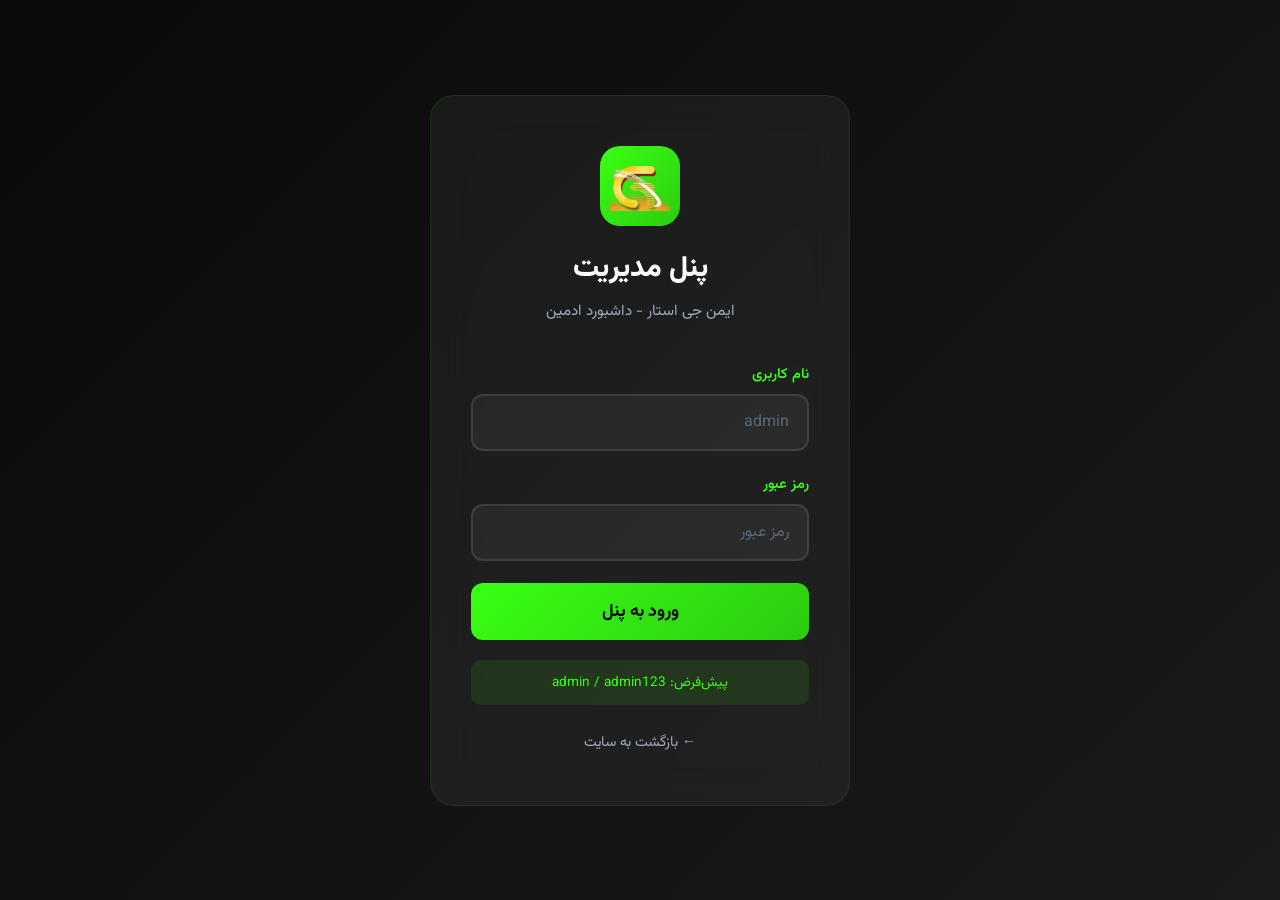
<file: admin.html>
<!DOCTYPE html>
<html lang="fa" dir="rtl">
<head>
    <meta charset="UTF-8">
    <meta name="viewport" content="width=device-width, initial-scale=1.0">
    <title>ورود ادمین | ایمن جی استار</title>
    <link href="https://fonts.googleapis.com/css2?family=Vazirmatn:wght@400;500;600;700;800&display=swap" rel="stylesheet">
    <style>
        * { margin: 0; padding: 0; box-sizing: border-box; }
        body {
            font-family: 'Vazirmatn', sans-serif;
            min-height: 100vh;
            background: linear-gradient(135deg, #0a0a0a, #1a1a1a);
            display: flex;
            align-items: center;
            justify-content: center;
        }
        .login-box {
            background: rgba(255,255,255,0.05);
            backdrop-filter: blur(20px);
            border: 1px solid rgba(57,255,20,0.1);
            border-radius: 24px;
            padding: 50px 40px;
            width: 420px;
            max-width: 95%;
        }
        .login-header { text-align: center; margin-bottom: 40px; }
        .login-logo {
            width: 80px; height: 80px;
            background: linear-gradient(135deg, #39ff14, #2bcc0f);
            border-radius: 20px;
            display: flex; align-items: center; justify-content: center;
            font-size: 2.5rem; margin: 0 auto 20px; overflow: hidden;
        }
        .login-title { color: #fff; font-size: 1.8rem; font-weight: 800; }
        .login-subtitle { color: #a0aec0; font-size: 0.95rem; margin-top: 8px; }
        .form-group { margin-bottom: 22px; }
        .form-group label {
            color: #39ff14; font-size: 0.9rem; font-weight: 600;
            margin-bottom: 8px; display: block;
        }
        .form-group input {
            width: 100%; padding: 14px 18px;
            border: 2px solid rgba(255,255,255,0.1);
            border-radius: 12px; background: rgba(255,255,255,0.05);
            color: #fff; font-size: 1rem; font-family: inherit;
            transition: all 0.3s;
        }
        .form-group input:focus {
            outline: none; border-color: #39ff14;
            background: rgba(57,255,20,0.05);
        }
        .form-group input::placeholder { color: #5a6a7e; }
        .login-btn {
            width: 100%; padding: 15px; border: none; border-radius: 12px;
            background: linear-gradient(135deg, #39ff14, #2bcc0f);
            color: #0a0a0a; font-size: 1.1rem; font-weight: 700;
            font-family: inherit; cursor: pointer; transition: all 0.3s;
        }
        .login-btn:hover {
            transform: translateY(-2px);
            box-shadow: 0 10px 30px rgba(57,255,20,0.4);
        }
        .login-btn:disabled { opacity: 0.6; cursor: not-allowed; transform: none; }
        .error-msg {
            background: rgba(239,68,68,0.15);
            border: 1px solid rgba(239,68,68,0.3);
            color: #ef4444; padding: 12px; border-radius: 10px;
            text-align: center; font-size: 0.9rem; margin-bottom: 20px;
            display: none;
        }
        .back-link { text-align: center; margin-top: 25px; }
        .back-link a {
            color: #a0aec0; text-decoration: none; font-size: 0.9rem;
            transition: color 0.3s;
        }
        .back-link a:hover { color: #d4af37; }
        .hint {
            text-align: center; margin-top: 20px; padding: 12px;
            background: rgba(57,255,20,0.1); border-radius: 10px;
            color: #39ff14; font-size: 0.85rem;
        }
    </style>
</head>
<body>
    <div class="login-box">
        <div class="login-header">
            <div class="login-logo">
                <img src="images/logo.png" alt="ایمن جی استار" style="width:60px;height:60px;object-fit:contain;" onerror="this.style.display='none'">
            </div>
            <h1 class="login-title">پنل مدیریت</h1>
            <p class="login-subtitle">ایمن جی استار - داشبورد ادمین</p>
        </div>

        <div class="error-msg" id="errorMsg">نام کاربری یا رمز عبور اشتباه است</div>

        <form id="loginForm">
            <div class="form-group">
                <label>نام کاربری</label>
                <input type="text" id="username" placeholder="admin" autocomplete="off">
            </div>
            <div class="form-group">
                <label>رمز عبور</label>
                <input type="password" id="password" placeholder="رمز عبور">
            </div>
            <button type="submit" class="login-btn" id="loginBtn">ورود به پنل</button>
        </form>

        <div class="hint">
            پیش‌فرض: admin / admin123
        </div>

        <div class="back-link">
            <a href="index.html">← بازگشت به سایت</a>
        </div>
    </div>

    <script>
        const API_BASE = window.location.origin.includes('localhost') || window.location.origin.includes('127.0.0.1')
            ? 'http://127.0.0.1:5000'
            : window.location.origin;

        // اگر قبلاً لاگین کرده باشه
        if (localStorage.getItem('admin_token')) {
            window.location.href = 'admin-dashboard.html';
        }

        document.getElementById('loginForm').addEventListener('submit', async function(e) {
            e.preventDefault();
            const user = document.getElementById('username').value.trim();
            const pass = document.getElementById('password').value;
            const btn = document.getElementById('loginBtn');
            const errorMsg = document.getElementById('errorMsg');

            errorMsg.style.display = 'none';
            btn.disabled = true;
            btn.textContent = 'در حال ورود...';

            try {
                const res = await fetch(API_BASE + '/api/admin/login', {
                    method: 'POST',
                    headers: { 'Content-Type': 'application/json' },
                    body: JSON.stringify({ username: user, password: pass })
                });
                const data = await res.json();

                if (data.success && data.token) {
                    localStorage.setItem('admin_token', data.token);
                    window.location.href = 'admin-dashboard.html';
                } else {
                    errorMsg.textContent = data.message || 'نام کاربری یا رمز عبور اشتباه است';
                    errorMsg.style.display = 'block';
                }
            } catch (err) {
                errorMsg.textContent = 'خطا در ارتباط با سرور. مطمئن شوید بک‌اند روشن است.';
                errorMsg.style.display = 'block';
            } finally {
                btn.disabled = false;
                btn.textContent = 'ورود به پنل';
            }
        });
    </script>
</body>
</html>
</file>
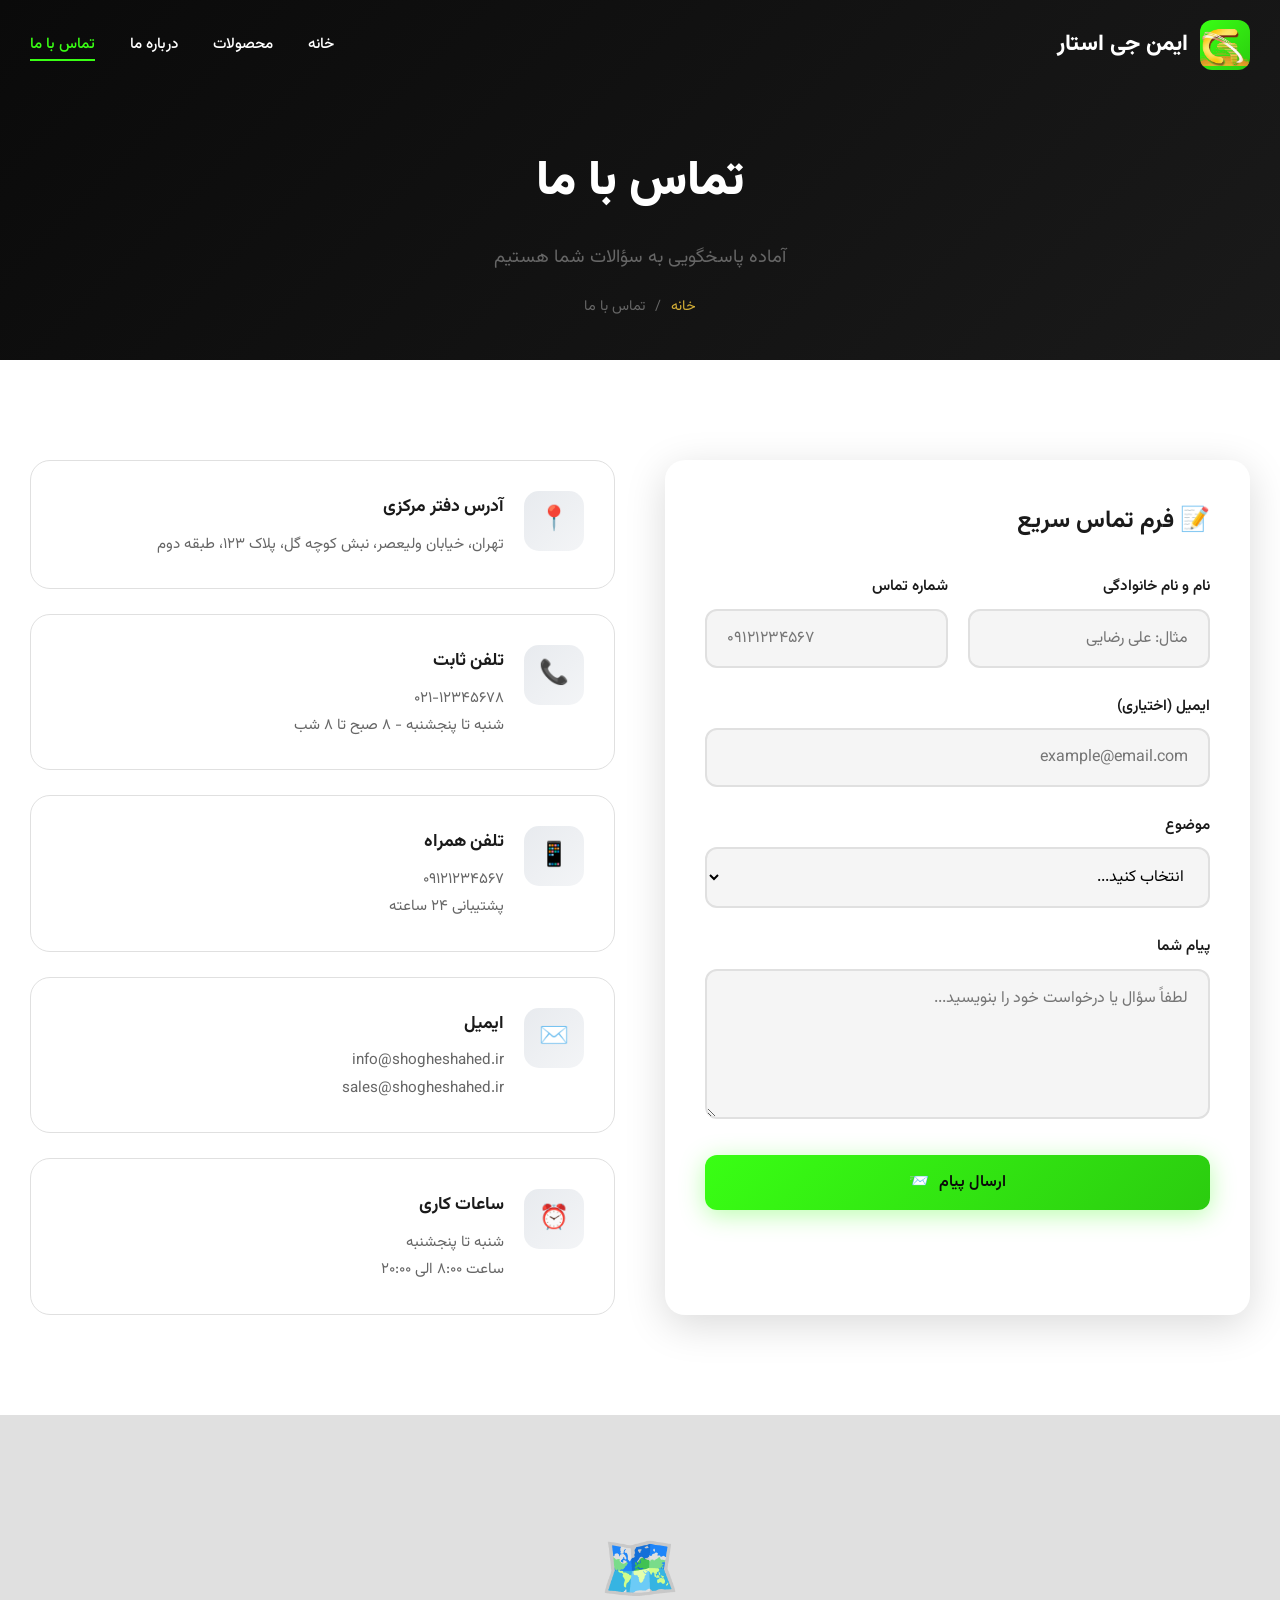
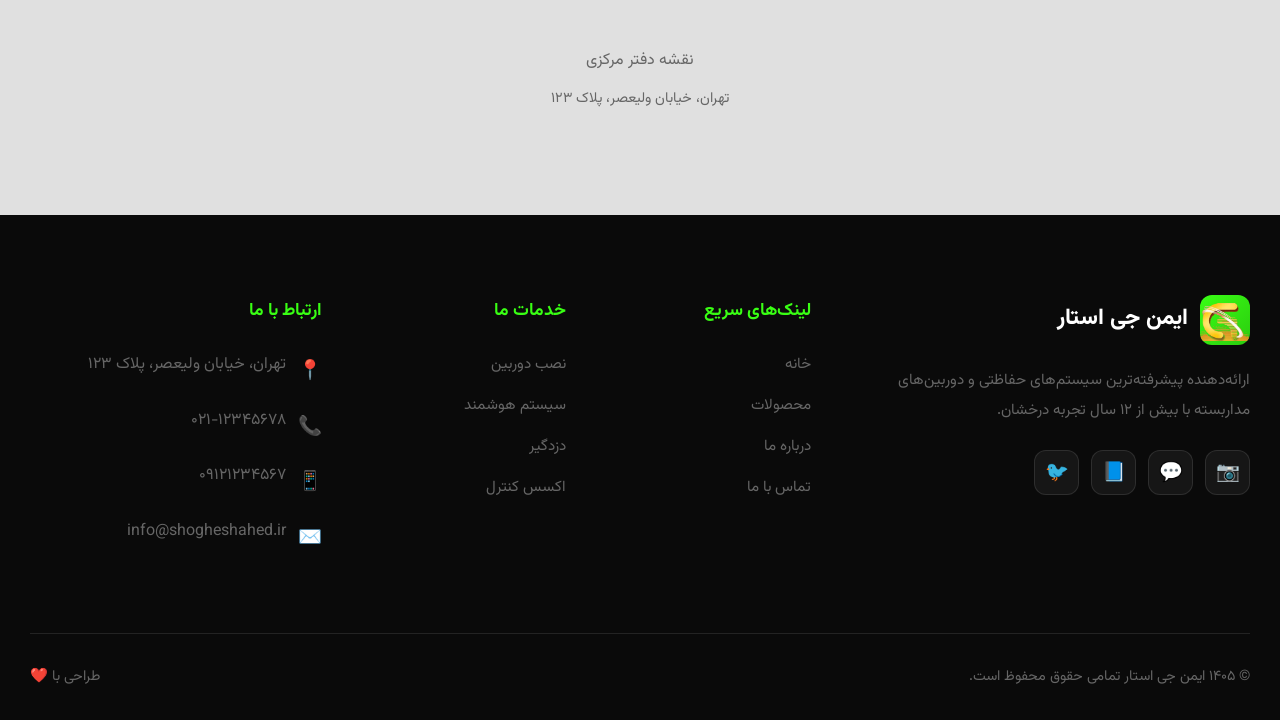
<file: contact.html>
<!DOCTYPE html>
<html lang="fa" dir="rtl">
<head>
    <meta charset="UTF-8">
    <meta name="viewport" content="width=device-width, initial-scale=1.0">
    <title>تماس با ما | ایمن جی استار</title>
    <link rel="preconnect" href="https://fonts.googleapis.com">
    <link rel="preconnect" href="https://fonts.gstatic.com" crossorigin>
    <link href="https://fonts.googleapis.com/css2?family=Vazirmatn:wght@300;400;500;600;700;800;900&display=swap" rel="stylesheet">
    <link rel="stylesheet" href="css/style.css">
</head>
<body>

    <!-- Header -->
    <header class="scrolled">
        <div class="nav-container">
            <a href="index.html" class="logo">
                <div class="logo-icon">
                    <img src="images/logo.png" alt="ایمن جی استار" style="width:100%;height:100%;object-fit:contain;border-radius:10px;">
                </div>
                <div class="logo-text">ایمن جی استار</div>
            </a>
            <nav>
                <ul>
                    <li><a href="index.html">خانه</a></li>
                    <li><a href="products.html">محصولات</a></li>
                    <li><a href="about.html">درباره ما</a></li>
                    <li><a href="contact.html" class="active">تماس با ما</a></li>
                </ul>
            </nav>
            <div class="hamburger">
                <span></span>
                <span></span>
                <span></span>
            </div>
        </div>
    </header>

    <!-- Mobile Menu -->
    <div class="mobile-menu">
        <ul>
            <li><a href="index.html">خانه</a></li>
            <li><a href="products.html">محصولات</a></li>
            <li><a href="about.html">درباره ما</a></li>
            <li><a href="contact.html">تماس با ما</a></li>
        </ul>
    </div>
    <div class="overlay"></div>

    <!-- Page Hero -->
    <section class="page-hero">
        <div>
            <h1 class="page-hero-title">تماس با ما</h1>
            <p class="page-hero-subtitle">آماده پاسخگویی به سؤالات شما هستیم</p>
            <div class="breadcrumb">
                <a href="index.html">خانه</a>
                <span>/</span>
                <span>تماس با ما</span>
            </div>
        </div>
    </section>

    <!-- Contact Section -->
    <section class="section">
        <div class="container">
            <div class="contact-grid">
                <!-- Form -->
                <div class="contact-form reveal-right">
                    <h2 style="font-size: 1.5rem; font-weight: 700; color: var(--text-dark); margin-bottom: 30px;">
                        📝 فرم تماس سریع
                    </h2>
                    <form>
                        <div class="form-row">
                            <div class="form-group">
                                <label>نام و نام خانوادگی</label>
                                <input type="text" name="name" placeholder="مثال: علی رضایی">
                            </div>
                            <div class="form-group">
                                <label>شماره تماس</label>
                                <input type="tel" name="phone" placeholder="۰۹۱۲۱۲۳۴۵۶۷">
                            </div>
                        </div>
                        <div class="form-group">
                            <label>ایمیل (اختیاری)</label>
                            <input type="email" name="email" placeholder="example@email.com">
                        </div>
                        <div class="form-group">
                            <label>موضوع</label>
                            <select name="subject">
                                <option value="">انتخاب کنید...</option>
                                <option value="install">نصب دوربین</option>
                                <option value="product">مشاوره خرید محصول</option>
                                <option value="repair">تعمیر و سرویس</option>
                                <option value="smart">سیستم هوشمند</option>
                                <option value="other">سایر</option>
                            </select>
                        </div>
                        <div class="form-group">
                            <label>پیام شما</label>
                            <textarea name="message" placeholder="لطفاً سؤال یا درخواست خود را بنویسید..."></textarea>
                        </div>
                        <button type="submit" class="btn btn-primary" style="width: 100%; justify-content: center;">
                            ارسال پیام
                            <span>📨</span>
                        </button>
                    </form>
                </div>

                <!-- Info Cards -->
                <div class="contact-info-cards reveal-left">
                    <div class="info-card">
                        <div class="info-card-icon">📍</div>
                        <div>
                            <h3 class="info-card-title">آدرس دفتر مرکزی</h3>
                            <p class="info-card-text">تهران، خیابان ولیعصر، نبش کوچه گل، پلاک ۱۲۳، طبقه دوم</p>
                        </div>
                    </div>
                    <div class="info-card">
                        <div class="info-card-icon">📞</div>
                        <div>
                            <h3 class="info-card-title">تلفن ثابت</h3>
                            <p class="info-card-text">۰۲۱-۱۲۳۴۵۶۷۸<br>شنبه تا پنجشنبه - ۸ صبح تا ۸ شب</p>
                        </div>
                    </div>
                    <div class="info-card">
                        <div class="info-card-icon">📱</div>
                        <div>
                            <h3 class="info-card-title">تلفن همراه</h3>
                            <p class="info-card-text">۰۹۱۲۱۲۳۴۵۶۷<br>پشتیبانی ۲۴ ساعته</p>
                        </div>
                    </div>
                    <div class="info-card">
                        <div class="info-card-icon">✉️</div>
                        <div>
                            <h3 class="info-card-title">ایمیل</h3>
                            <p class="info-card-text">info@shogheshahed.ir<br>sales@shogheshahed.ir</p>
                        </div>
                    </div>
                    <div class="info-card">
                        <div class="info-card-icon">⏰</div>
                        <div>
                            <h3 class="info-card-title">ساعات کاری</h3>
                            <p class="info-card-text">شنبه تا پنجشنبه<br>ساعت ۸:۰۰ الی ۲۰:۰۰</p>
                        </div>
                    </div>
                </div>
            </div>
        </div>
    </section>

    <!-- Map -->
    <section class="map-section">
        <div class="map-placeholder">
            <div class="map-placeholder-icon">🗺️</div>
            <p>نقشه دفتر مرکزی</p>
            <p style="font-size: 0.9rem; margin-top: 10px;">تهران، خیابان ولیعصر، پلاک ۱۲۳</p>
        </div>
    </section>

    <!-- Footer -->
    <footer>
        <div class="container">
            <div class="footer-grid">
                <div class="footer-brand">
                    <a href="index.html" class="logo">
                        <div class="logo-icon">
                    <img src="images/logo.png" alt="ایمن جی استار" style="width:100%;height:100%;object-fit:contain;border-radius:10px;">
                </div>
                        <div class="logo-text">ایمن جی استار</div>
                    </a>
                    <p class="footer-desc">
                        ارائه‌دهنده پیشرفته‌ترین سیستم‌های حفاظتی و دوربین‌های مداربسته با بیش از ۱۲ سال تجربه درخشان.
                    </p>
                    <div class="footer-social">
                        <a href="#" class="social-link">📷</a>
                        <a href="#" class="social-link">💬</a>
                        <a href="#" class="social-link">📘</a>
                        <a href="#" class="social-link">🐦</a>
                    </div>
                </div>
                <div>
                    <h4 class="footer-title">لینک‌های سریع</h4>
                    <ul class="footer-links">
                        <li><a href="index.html">خانه</a></li>
                        <li><a href="products.html">محصولات</a></li>
                        <li><a href="about.html">درباره ما</a></li>
                        <li><a href="contact.html">تماس با ما</a></li>
                    </ul>
                </div>
                <div>
                    <h4 class="footer-title">خدمات ما</h4>
                    <ul class="footer-links">
                        <li><a href="#">نصب دوربین</a></li>
                        <li><a href="#">سیستم هوشمند</a></li>
                        <li><a href="#">دزدگیر</a></li>
                        <li><a href="#">اکسس کنترل</a></li>
                    </ul>
                </div>
                <div>
                    <h4 class="footer-title">ارتباط با ما</h4>
                    <div class="footer-contact-item">
                        <span>📍</span>
                        <span>تهران، خیابان ولیعصر، پلاک ۱۲۳</span>
                    </div>
                    <div class="footer-contact-item">
                        <span>📞</span>
                        <span>۰۲۱-۱۲۳۴۵۶۷۸</span>
                    </div>
                    <div class="footer-contact-item">
                        <span>📱</span>
                        <span>۰۹۱۲۱۲۳۴۵۶۷</span>
                    </div>
                    <div class="footer-contact-item">
                        <span>✉️</span>
                        <span>info@shogheshahed.ir</span>
                    </div>
                </div>
            </div>
            <div class="footer-bottom">
                <span>© ۱۴۰۵ ایمن جی استار تمامی حقوق محفوظ است.</span>
                <span>طراحی با ❤️</span>
            </div>
        </div>
    </footer>

    <script src="js/main.js"></script>
    <script src="js/site-loader.js"></script>
</body>
</html>
</file>
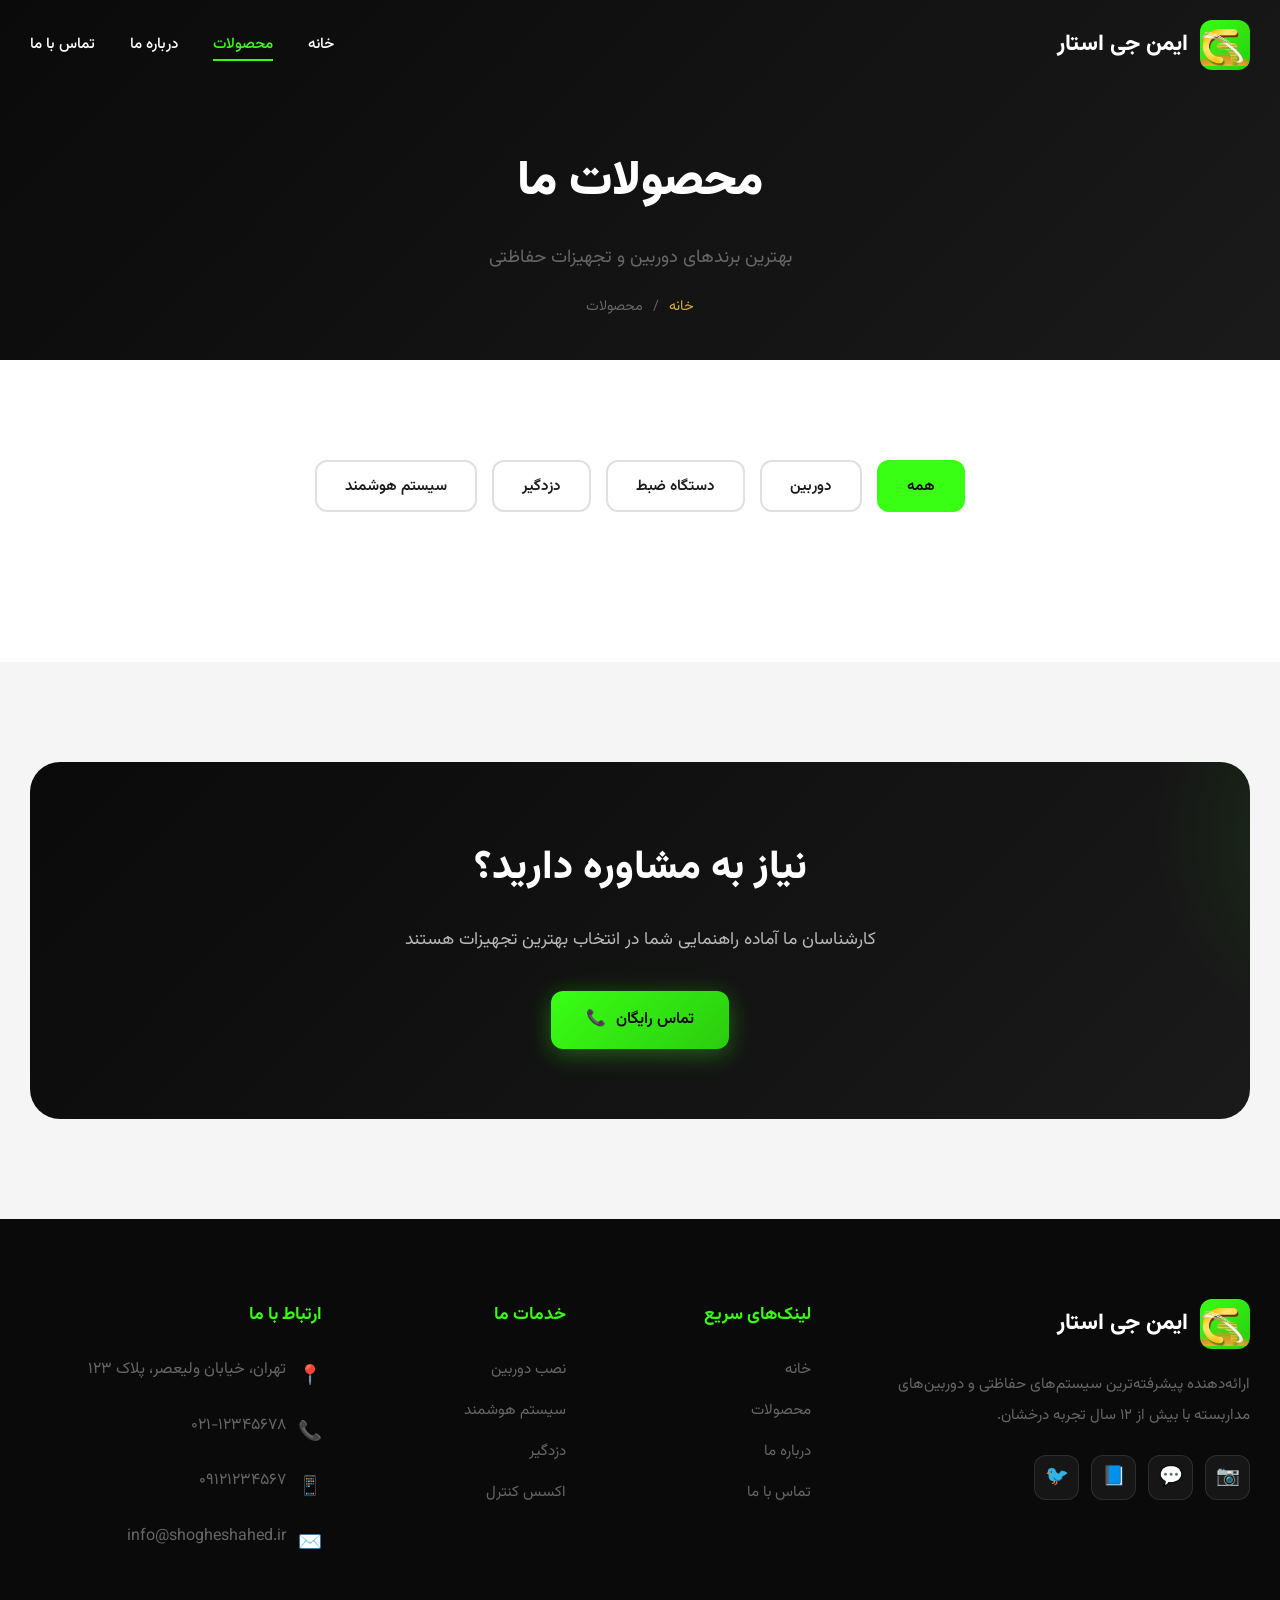
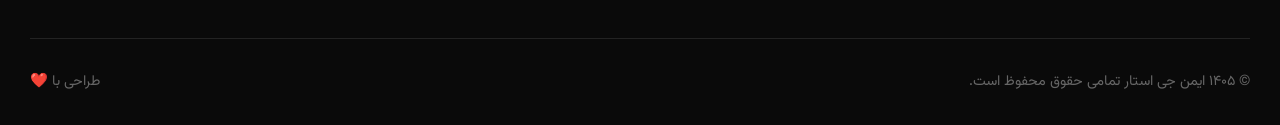
<file: products.html>
<!DOCTYPE html>
<html lang="fa" dir="rtl">
<head>
    <meta charset="UTF-8">
    <meta name="viewport" content="width=device-width, initial-scale=1.0">
    <title>محصولات | ایمن جی استار</title>
    <link rel="preconnect" href="https://fonts.googleapis.com">
    <link rel="preconnect" href="https://fonts.gstatic.com" crossorigin>
    <link href="https://fonts.googleapis.com/css2?family=Vazirmatn:wght@300;400;500;600;700;800;900&display=swap" rel="stylesheet">
    <link rel="stylesheet" href="css/style.css">
</head>
<body>

    <!-- Header -->
    <header class="scrolled">
        <div class="nav-container">
            <a href="index.html" class="logo">
                <div class="logo-icon">
                    <img src="images/logo.png" alt="ایمن جی استار" style="width:100%;height:100%;object-fit:contain;border-radius:10px;">
                </div>
                <div class="logo-text">ایمن جی استار</div>
            </a>
            <nav>
                <ul>
                    <li><a href="index.html">خانه</a></li>
                    <li><a href="products.html" class="active">محصولات</a></li>
                    <li><a href="about.html">درباره ما</a></li>
                    <li><a href="contact.html">تماس با ما</a></li>
                </ul>
            </nav>
            <div class="hamburger">
                <span></span>
                <span></span>
                <span></span>
            </div>
        </div>
    </header>

    <!-- Mobile Menu -->
    <div class="mobile-menu">
        <ul>
            <li><a href="index.html">خانه</a></li>
            <li><a href="products.html">محصولات</a></li>
            <li><a href="about.html">درباره ما</a></li>
            <li><a href="contact.html">تماس با ما</a></li>
        </ul>
    </div>
    <div class="overlay"></div>

    <!-- Page Hero -->
    <section class="page-hero">
        <div>
            <h1 class="page-hero-title">محصولات ما</h1>
            <p class="page-hero-subtitle">بهترین برندهای دوربین و تجهیزات حفاظتی</p>
            <div class="breadcrumb">
                <a href="index.html">خانه</a>
                <span>/</span>
                <span>محصولات</span>
            </div>
        </div>
    </section>

    <!-- Filter & Products -->
    <section class="section">
        <div class="container">
            <div class="filter-bar reveal">
                <button class="filter-btn active" data-filter="all">همه</button>
                <button class="filter-btn" data-filter="camera">دوربین</button>
                <button class="filter-btn" data-filter="nvr">دستگاه ضبط</button>
                <button class="filter-btn" data-filter="alarm">دزدگیر</button>
                <button class="filter-btn" data-filter="smart">سیستم هوشمند</button>
            </div>

            <div class="products-grid" id="productsGrid">
                <!-- از localStorage خوانده می‌شود -->
            </div>
        </div>
    </section>

    <!-- CTA -->
    <section class="cta-section">
        <div class="container">
            <div class="cta-box reveal-scale">
                <div class="cta-content">
                    <h2 class="cta-title">نیاز به مشاوره دارید؟</h2>
                    <p class="cta-desc">کارشناسان ما آماده راهنمایی شما در انتخاب بهترین تجهیزات هستند</p>
                    <a href="contact.html" class="btn btn-primary">
                        تماس رایگان
                        <span>📞</span>
                    </a>
                </div>
            </div>
        </div>
    </section>

    <!-- Footer -->
    <footer>
        <div class="container">
            <div class="footer-grid">
                <div class="footer-brand">
                    <a href="index.html" class="logo">
                        <div class="logo-icon">
                    <img src="images/logo.png" alt="ایمن جی استار" style="width:100%;height:100%;object-fit:contain;border-radius:10px;">
                </div>
                        <div class="logo-text">ایمن جی استار</div>
                    </a>
                    <p class="footer-desc">
                        ارائه‌دهنده پیشرفته‌ترین سیستم‌های حفاظتی و دوربین‌های مداربسته با بیش از ۱۲ سال تجربه درخشان.
                    </p>
                    <div class="footer-social">
                        <a href="#" class="social-link">📷</a>
                        <a href="#" class="social-link">💬</a>
                        <a href="#" class="social-link">📘</a>
                        <a href="#" class="social-link">🐦</a>
                    </div>
                </div>
                <div>
                    <h4 class="footer-title">لینک‌های سریع</h4>
                    <ul class="footer-links">
                        <li><a href="index.html">خانه</a></li>
                        <li><a href="products.html">محصولات</a></li>
                        <li><a href="about.html">درباره ما</a></li>
                        <li><a href="contact.html">تماس با ما</a></li>
                    </ul>
                </div>
                <div>
                    <h4 class="footer-title">خدمات ما</h4>
                    <ul class="footer-links">
                        <li><a href="#">نصب دوربین</a></li>
                        <li><a href="#">سیستم هوشمند</a></li>
                        <li><a href="#">دزدگیر</a></li>
                        <li><a href="#">اکسس کنترل</a></li>
                    </ul>
                </div>
                <div>
                    <h4 class="footer-title">ارتباط با ما</h4>
                    <div class="footer-contact-item">
                        <span>📍</span>
                        <span>تهران، خیابان ولیعصر، پلاک ۱۲۳</span>
                    </div>
                    <div class="footer-contact-item">
                        <span>📞</span>
                        <span>۰۲۱-۱۲۳۴۵۶۷۸</span>
                    </div>
                    <div class="footer-contact-item">
                        <span>📱</span>
                        <span>۰۹۱۲۱۲۳۴۵۶۷</span>
                    </div>
                    <div class="footer-contact-item">
                        <span>✉️</span>
                        <span>info@shogheshahed.ir</span>
                    </div>
                </div>
            </div>
            <div class="footer-bottom">
                <span>© ۱۴۰۵ ایمن جی استار تمامی حقوق محفوظ است.</span>
                <span>طراحی با ❤️</span>
            </div>
        </div>
    </footer>

    <script src="js/main.js"></script>
    <script src="js/site-loader.js"></script>
    <script>
        const CATEGORY_NAMES = {
            camera: 'دوربین',
            nvr: 'دستگاه ضبط',
            alarm: 'دزدگیر',
            smart: 'سیستم هوشمند'
        };
        const BG_COLORS = {
            camera: 'linear-gradient(135deg, #1a365d, #2a4a7f)',
            nvr: 'linear-gradient(135deg, #0f1b2d, #1a365d)',
            alarm: 'linear-gradient(135deg, #7c2d12, #dc2626)',
            smart: 'linear-gradient(135deg, #065f46, #10b981)'
        };

        function loadProducts() {
            const products = JSON.parse(localStorage.getItem('products') || '[]');
            const grid = document.getElementById('productsGrid');
            grid.innerHTML = products.map((p, i) => `
                <div class="product-card reveal" data-category="${p.category}" style="transition-delay: ${(i * 0.05) + 0.1}s;">
                    <div class="product-image" style="background: ${BG_COLORS[p.category] || BG_COLORS.camera};">
                        <span class="product-badge">${p.badge || 'جدید'}</span>
                        ${p.image ? `<img src="${p.image}" style="width:100%;height:100%;object-fit:cover;position:absolute;top:0;left:0;">` : (p.emoji || '📷')}
                    </div>
                    <div class="product-info">
                        <div class="product-category">${CATEGORY_NAMES[p.category] || p.category}</div>
                        <h3 class="product-name">${p.name}</h3>
                        <p class="product-desc">${p.desc}</p>
                        <div class="product-footer">
                            <div class="product-price">${p.price} <small>تومان</small></div>
                            <a href="contact.html" class="btn btn-primary btn-small">سفارش</a>
                        </div>
                    </div>
                </div>
            `).join('');
        }
        loadProducts();
    </script>
</body>
</html>
</file>
<file: css/style.css>
/* ===== متغیرهای رنگ ===== */
:root {
    --primary-dark: #0a0a0a;
    --primary: #1a1a1a;
    --primary-light: #2a2a2a;
    --green: #39ff14;
    --green-dark: #2bcc0f;
    --green-light: #7aff5c;
    --gold: #d4af37;
    --gold-light: #f0d060;
    --gold-dark: #b8960c;
    --white: #ffffff;
    --gray-light: #f5f5f5;
    --gray: #e0e0e0;
    --text-dark: #1a1a1a;
    --text-light: #666666;
    --shadow: 0 10px 40px rgba(0,0,0,0.15);
    --shadow-green: 0 10px 40px rgba(57,255,20,0.25);
    --transition: all 0.4s cubic-bezier(0.25, 0.46, 0.45, 0.94);
}

/* ===== ریست و پایه ===== */
* {
    margin: 0;
    padding: 0;
    box-sizing: border-box;
}

html {
    scroll-behavior: smooth;
}

body {
    font-family: 'Vazirmatn', 'Tahoma', sans-serif;
    direction: rtl;
    background-color: var(--white);
    color: var(--text-dark);
    overflow-x: hidden;
    line-height: 1.8;
}

/* ===== انیمیشن Opening ===== */
.preloader {
    position: fixed;
    top: 0;
    left: 0;
    width: 100%;
    height: 100%;
    background: linear-gradient(135deg, #0a0a0a 0%, #1a1a1a 100%);
    display: flex;
    justify-content: center;
    align-items: center;
    z-index: 99999;
    transition: opacity 0.8s ease, visibility 0.8s ease;
}

.preloader.hidden {
    opacity: 0;
    visibility: hidden;
}

.preloader-content {
    text-align: center;
}

.preloader-logo {
    width: 120px;
    height: 120px;
    margin: 0 auto 20px;
    animation: pulse-glow 2s ease-in-out infinite;
}

.preloader-logo svg {
    width: 100%;
    height: 100%;
}

.preloader-text {
    color: var(--green);
    font-size: 1.5rem;
    font-weight: 700;
    letter-spacing: 2px;
    animation: fadeInUp 1s ease 0.5s both;
}

.preloader-bar {
    width: 200px;
    height: 3px;
    background: rgba(255,255,255,0.1);
    border-radius: 10px;
    margin: 20px auto 0;
    overflow: hidden;
}

.preloader-bar::after {
    content: '';
    display: block;
    width: 0;
    height: 100%;
    background: linear-gradient(90deg, var(--green), var(--green-light));
    border-radius: 10px;
    animation: loading 2s ease-in-out forwards;
}

@keyframes loading {
    0% { width: 0; }
    100% { width: 100%; }
}

@keyframes pulse-glow {
    0%, 100% {
        filter: drop-shadow(0 0 10px rgba(57,255,20,0.3));
        transform: scale(1);
    }
    50% {
        filter: drop-shadow(0 0 30px rgba(57,255,20,0.6));
        transform: scale(1.05);
    }
}

@keyframes fadeInUp {
    from {
        opacity: 0;
        transform: translateY(30px);
    }
    to {
        opacity: 1;
        transform: translateY(0);
    }
}

@keyframes fadeIn {
    from { opacity: 0; }
    to { opacity: 1; }
}

@keyframes slideInRight {
    from {
        opacity: 0;
        transform: translateX(50px);
    }
    to {
        opacity: 1;
        transform: translateX(0);
    }
}

@keyframes slideInLeft {
    from {
        opacity: 0;
        transform: translateX(-50px);
    }
    to {
        opacity: 1;
        transform: translateX(0);
    }
}

@keyframes scaleIn {
    from {
        opacity: 0;
        transform: scale(0.8);
    }
    to {
        opacity: 1;
        transform: scale(1);
    }
}

@keyframes float {
    0%, 100% { transform: translateY(0); }
    50% { transform: translateY(-15px); }
}

@keyframes rotate-slow {
    from { transform: rotate(0deg); }
    to { transform: rotate(360deg); }
}

/* ===== انیمیشن‌های اسکرول ===== */
.reveal {
    opacity: 0;
    transform: translateY(50px);
    transition: all 0.8s cubic-bezier(0.25, 0.46, 0.45, 0.94);
}

.reveal.active {
    opacity: 1;
    transform: translateY(0);
}

.reveal-right {
    opacity: 0;
    transform: translateX(80px);
    transition: all 0.8s cubic-bezier(0.25, 0.46, 0.45, 0.94);
}

.reveal-right.active {
    opacity: 1;
    transform: translateX(0);
}

.reveal-left {
    opacity: 0;
    transform: translateX(-80px);
    transition: all 0.8s cubic-bezier(0.25, 0.46, 0.45, 0.94);
}

.reveal-left.active {
    opacity: 1;
    transform: translateX(0);
}

.reveal-scale {
    opacity: 0;
    transform: scale(0.7);
    transition: all 0.8s cubic-bezier(0.25, 0.46, 0.45, 0.94);
}

.reveal-scale.active {
    opacity: 1;
    transform: scale(1);
}

/* ===== هدر و ناوبری ===== */
header {
    position: fixed;
    top: 0;
    width: 100%;
    z-index: 1000;
    padding: 20px 0;
    transition: var(--transition);
}

header.scrolled {
    background: rgba(10, 10, 10, 0.95);
    backdrop-filter: blur(20px);
    padding: 12px 0;
    box-shadow: 0 5px 30px rgba(0,0,0,0.3);
}

.nav-container {
    max-width: 1300px;
    margin: 0 auto;
    padding: 0 30px;
    display: flex;
    justify-content: space-between;
    align-items: center;
}

.logo {
    display: flex;
    align-items: center;
    gap: 12px;
    text-decoration: none;
}

.logo-icon {
    width: 50px;
    height: 50px;
    background: linear-gradient(135deg, var(--green), var(--green-dark));
    border-radius: 12px;
    display: flex;
    align-items: center;
    justify-content: center;
    font-size: 1.5rem;
    transition: var(--transition);
    overflow: hidden;
}

.logo:hover .logo-icon {
    transform: rotate(10deg) scale(1.1);
    box-shadow: var(--shadow-green);
}

.logo-text {
    font-size: 1.4rem;
    font-weight: 800;
    color: var(--white);
}

.logo-text span {
    color: var(--gold);
}

nav ul {
    list-style: none;
    display: flex;
    gap: 35px;
}

nav a {
    color: var(--white);
    text-decoration: none;
    font-weight: 500;
    font-size: 0.95rem;
    position: relative;
    padding: 5px 0;
    transition: var(--transition);
}

nav a::after {
    content: '';
    position: absolute;
    bottom: 0;
    right: 0;
    width: 0;
    height: 2px;
    background: var(--green);
    transition: var(--transition);
}

nav a:hover {
    color: var(--green);
}

nav a:hover::after {
    width: 100%;
}

nav a.active {
    color: var(--green);
}

nav a.active::after {
    width: 100%;
}

.hamburger {
    display: none;
    flex-direction: column;
    gap: 6px;
    cursor: pointer;
    padding: 5px;
}

.hamburger span {
    width: 28px;
    height: 2px;
    background: var(--white);
    transition: var(--transition);
    border-radius: 2px;
}

.hamburger.active span:nth-child(1) {
    transform: rotate(45deg) translate(5px, 6px);
}

.hamburger.active span:nth-child(2) {
    opacity: 0;
}

.hamburger.active span:nth-child(3) {
    transform: rotate(-45deg) translate(5px, -6px);
}

.mobile-menu {
    display: none;
    position: fixed;
    top: 0;
    right: -100%;
    width: 280px;
    height: 100vh;
    background: linear-gradient(180deg, #0a0a0a 0%, #1a1a1a 100%);
    z-index: 999;
    padding: 100px 40px;
    transition: right 0.5s cubic-bezier(0.25, 0.46, 0.45, 0.94);
}

.mobile-menu.active {
    right: 0;
}

.mobile-menu ul {
    list-style: none;
    display: flex;
    flex-direction: column;
    gap: 25px;
}

.mobile-menu a {
    color: var(--white);
    text-decoration: none;
    font-size: 1.2rem;
    font-weight: 500;
    transition: var(--transition);
    display: block;
    padding: 10px 0;
    border-bottom: 1px solid rgba(255,255,255,0.1);
}

.mobile-menu a:hover {
    color: var(--green);
    padding-right: 10px;
}

.overlay {
    display: none;
    position: fixed;
    top: 0;
    left: 0;
    width: 100%;
    height: 100%;
    background: rgba(0,0,0,0.5);
    z-index: 998;
    opacity: 0;
    transition: opacity 0.3s ease;
}

.overlay.active {
    opacity: 1;
}

/* ===== Hero Section ===== */
.hero {
    min-height: 100vh;
    background: linear-gradient(135deg, #0a0a0a 0%, #1a1a1a 50%, #0d1f0d 100%);
    display: flex;
    align-items: center;
    position: relative;
    overflow: hidden;
}

.hero::before {
    content: '';
    position: absolute;
    top: -50%;
    left: -50%;
    width: 200%;
    height: 200%;
    background: radial-gradient(circle, rgba(57,255,20,0.06) 0%, transparent 50%);
    animation: rotate-slow 30s linear infinite;
}

.hero-grid {
    position: absolute;
    top: 0;
    left: 0;
    width: 100%;
    height: 100%;
    background-image:
        linear-gradient(rgba(57,255,20,0.03) 1px, transparent 1px),
        linear-gradient(90deg, rgba(57,255,20,0.03) 1px, transparent 1px);
    background-size: 60px 60px;
}

.hero-particles {
    position: absolute;
    top: 0;
    left: 0;
    width: 100%;
    height: 100%;
    overflow: hidden;
}

.particle {
    position: absolute;
    width: 4px;
    height: 4px;
    background: var(--green);
    border-radius: 50%;
    opacity: 0.3;
    animation: float 6s ease-in-out infinite;
}

.hero-content {
    max-width: 1300px;
    margin: 0 auto;
    padding: 0 30px;
    display: grid;
    grid-template-columns: 1fr 1fr;
    gap: 60px;
    align-items: center;
    position: relative;
    z-index: 2;
    width: 100%;
}

.hero-text {
    animation: slideInRight 1s ease 0.3s both;
}

.hero-badge {
    display: inline-flex;
    align-items: center;
    gap: 8px;
    background: rgba(57,255,20,0.1);
    border: 1px solid rgba(57,255,20,0.3);
    color: var(--green);
    padding: 8px 20px;
    border-radius: 50px;
    font-size: 0.9rem;
    font-weight: 500;
    margin-bottom: 25px;
    backdrop-filter: blur(10px);
}

.hero-badge::before {
    content: '🛡️';
}

.hero-title {
    font-size: 3.2rem;
    font-weight: 900;
    color: var(--white);
    line-height: 1.3;
    margin-bottom: 20px;
}

.hero-title span {
    background: linear-gradient(135deg, var(--green), var(--green-light));
    -webkit-background-clip: text;
    -webkit-text-fill-color: transparent;
    background-clip: text;
}

.hero-subtitle {
    font-size: 1.15rem;
    color: var(--text-light);
    margin-bottom: 35px;
    line-height: 2;
}

.hero-buttons {
    display: flex;
    gap: 20px;
    flex-wrap: wrap;
}

.btn {
    padding: 15px 35px;
    border-radius: 12px;
    font-weight: 600;
    font-size: 1rem;
    cursor: pointer;
    transition: var(--transition);
    text-decoration: none;
    display: inline-flex;
    align-items: center;
    gap: 10px;
    border: none;
    font-family: inherit;
}

.btn-primary {
    background: linear-gradient(135deg, var(--green), var(--green-dark));
    color: var(--primary-dark);
    box-shadow: 0 5px 25px rgba(57,255,20,0.35);
}

.btn-primary:hover {
    transform: translateY(-3px);
    box-shadow: 0 10px 40px rgba(57,255,20,0.5);
}

.btn-outline {
    background: transparent;
    color: var(--white);
    border: 2px solid rgba(255,255,255,0.3);
}

.btn-outline:hover {
    border-color: var(--gold);
    color: var(--gold);
    transform: translateY(-3px);
}

.hero-image {
    position: relative;
    display: flex;
    justify-content: center;
    align-items: center;
    animation: slideInLeft 1s ease 0.5s both;
}

.hero-visual {
    width: 450px;
    height: 450px;
    position: relative;
}

.hero-circle {
    position: absolute;
    border-radius: 50%;
    border: 1px solid rgba(57,255,20,0.2);
}

.hero-circle-1 {
    width: 100%;
    height: 100%;
    top: 0;
    left: 0;
    animation: rotate-slow 20s linear infinite;
}

.hero-circle-2 {
    width: 80%;
    height: 80%;
    top: 10%;
    left: 10%;
    animation: rotate-slow 15s linear infinite reverse;
}

.hero-circle-3 {
    width: 60%;
    height: 60%;
    top: 20%;
    left: 20%;
    animation: rotate-slow 10s linear infinite;
}

.hero-camera {
    position: absolute;
    top: 50%;
    left: 50%;
    transform: translate(-50%, -50%);
    width: 180px;
    height: 180px;
    background: linear-gradient(135deg, rgba(57,255,20,0.15), rgba(57,255,20,0.03));
    border-radius: 30px;
    display: flex;
    align-items: center;
    justify-content: center;
    font-size: 5rem;
    backdrop-filter: blur(20px);
    border: 1px solid rgba(57,255,20,0.2);
    animation: float 4s ease-in-out infinite;
}

.hero-stats {
    position: absolute;
    bottom: 40px;
    left: 40px;
    display: flex;
    gap: 25px;
}

.stat-box {
    background: rgba(10,10,10,0.8);
    backdrop-filter: blur(15px);
    padding: 15px 25px;
    border-radius: 15px;
    border: 1px solid rgba(57,255,20,0.15);
    text-align: center;
}

.stat-number {
    font-size: 1.8rem;
    font-weight: 800;
    color: var(--green);
    display: block;
}

.stat-label {
    font-size: 0.8rem;
    color: var(--text-light);
}

/* ===== بخش‌های عمومی ===== */
.section {
    padding: 100px 0;
}

.container {
    max-width: 1300px;
    margin: 0 auto;
    padding: 0 30px;
}

.section-header {
    text-align: center;
    margin-bottom: 60px;
}

.section-badge {
    display: inline-flex;
    align-items: center;
    gap: 8px;
    background: rgba(57,255,20,0.1);
    color: var(--green-dark);
    padding: 8px 20px;
    border-radius: 50px;
    font-size: 0.9rem;
    font-weight: 600;
    margin-bottom: 15px;
}

.section-title {
    font-size: 2.5rem;
    font-weight: 800;
    color: var(--text-dark);
    margin-bottom: 15px;
}

.section-title span {
    color: var(--green);
}

.section-subtitle {
    font-size: 1.1rem;
    color: var(--text-light);
    max-width: 600px;
    margin: 0 auto;
}

/* ===== خدمات ===== */
.services-grid {
    display: grid;
    grid-template-columns: repeat(3, 1fr);
    gap: 30px;
}

.service-card {
    background: var(--white);
    padding: 40px 30px;
    border-radius: 20px;
    text-align: center;
    transition: var(--transition);
    border: 1px solid var(--gray);
    position: relative;
    overflow: hidden;
}

.service-card::before {
    content: '';
    position: absolute;
    top: 0;
    right: 0;
    width: 100%;
    height: 4px;
    background: linear-gradient(90deg, var(--green), var(--green-light));
    transform: scaleX(0);
    transform-origin: right;
    transition: var(--transition);
}

.service-card:hover {
    transform: translateY(-10px);
    box-shadow: var(--shadow);
    border-color: transparent;
}

.service-card:hover::before {
    transform: scaleX(1);
}

.service-icon {
    width: 80px;
    height: 80px;
    margin: 0 auto 25px;
    background: linear-gradient(135deg, rgba(57,255,20,0.1), rgba(57,255,20,0.03));
    border-radius: 20px;
    display: flex;
    align-items: center;
    justify-content: center;
    font-size: 2.2rem;
    transition: var(--transition);
}

.service-card:hover .service-icon {
    background: linear-gradient(135deg, var(--green), var(--green-dark));
    transform: scale(1.1) rotate(5deg);
}

.service-title {
    font-size: 1.3rem;
    font-weight: 700;
    color: var(--text-dark);
    margin-bottom: 15px;
}

.service-desc {
    color: var(--text-light);
    font-size: 0.95rem;
    line-height: 1.9;
}

/* ===== محصولات ===== */
.products-section {
    background: var(--gray-light);
}

.products-grid {
    display: grid;
    grid-template-columns: repeat(3, 1fr);
    gap: 30px;
}

.product-card {
    background: var(--white);
    border-radius: 20px;
    overflow: hidden;
    transition: var(--transition);
    border: 1px solid var(--gray);
}

.product-card:hover {
    transform: translateY(-10px);
    box-shadow: var(--shadow);
}

.product-image {
    height: 220px;
    background: linear-gradient(135deg, var(--primary), var(--primary-light));
    display: flex;
    align-items: center;
    justify-content: center;
    font-size: 4rem;
    position: relative;
    overflow: hidden;
}

.product-image::before {
    content: '';
    position: absolute;
    top: 0;
    left: 0;
    width: 100%;
    height: 100%;
    background: linear-gradient(45deg, transparent 40%, rgba(255,255,255,0.1) 50%, transparent 60%);
    transform: translateX(-100%);
    transition: transform 0.6s ease;
}

.product-card:hover .product-image::before {
    transform: translateX(100%);
}

.product-badge {
    position: absolute;
    top: 15px;
    right: 15px;
    background: var(--green);
    color: var(--primary-dark);
    padding: 5px 15px;
    border-radius: 20px;
    font-size: 0.8rem;
    font-weight: 700;
}

.product-info {
    padding: 25px;
}

.product-category {
    color: var(--green);
    font-size: 0.85rem;
    font-weight: 600;
    margin-bottom: 8px;
}

.product-name {
    font-size: 1.2rem;
    font-weight: 700;
    color: var(--text-dark);
    margin-bottom: 10px;
}

.product-desc {
    color: var(--text-light);
    font-size: 0.9rem;
    margin-bottom: 20px;
    line-height: 1.8;
}

.product-footer {
    display: flex;
    justify-content: space-between;
    align-items: center;
}

.product-price {
    font-size: 1.3rem;
    font-weight: 800;
    color: var(--primary);
}

.product-price small {
    font-size: 0.8rem;
    font-weight: 400;
    color: var(--text-light);
}

.btn-small {
    padding: 10px 20px;
    border-radius: 10px;
    font-size: 0.9rem;
}

/* ===== مزایا ===== */
.advantages-grid {
    display: grid;
    grid-template-columns: repeat(4, 1fr);
    gap: 30px;
}

.advantage-card {
    text-align: center;
    padding: 40px 20px;
    border-radius: 20px;
    transition: var(--transition);
    background: var(--white);
    border: 1px solid var(--gray);
}

.advantage-card:hover {
    transform: translateY(-5px);
    box-shadow: var(--shadow);
    border-color: var(--gold);
}

.advantage-number {
    font-size: 3rem;
    font-weight: 900;
    background: linear-gradient(135deg, var(--green), var(--green-light));
    -webkit-background-clip: text;
    -webkit-text-fill-color: transparent;
    background-clip: text;
    margin-bottom: 15px;
}

.advantage-title {
    font-size: 1.1rem;
    font-weight: 700;
    color: var(--text-dark);
    margin-bottom: 10px;
}

.advantage-desc {
    color: var(--text-light);
    font-size: 0.9rem;
}

/* ===== نظرات مشتریان ===== */
.testimonials-section {
    background: linear-gradient(135deg, #0a0a0a, #1a1a1a);
    color: var(--white);
}

.testimonials-section .section-title {
    color: var(--white);
}

.testimonials-section .section-subtitle {
    color: var(--text-light);
}

.testimonials-section .section-badge {
    background: rgba(212,175,55,0.15);
    color: var(--gold);
}

.testimonials-grid {
    display: grid;
    grid-template-columns: repeat(3, 1fr);
    gap: 30px;
}

.testimonial-card {
    background: rgba(255,255,255,0.05);
    backdrop-filter: blur(10px);
    padding: 35px;
    border-radius: 20px;
    border: 1px solid rgba(255,255,255,0.1);
    transition: var(--transition);
}

.testimonial-card:hover {
    background: rgba(255,255,255,0.1);
    transform: translateY(-5px);
}

.testimonial-stars {
    color: var(--green);
    font-size: 1.1rem;
    margin-bottom: 20px;
    letter-spacing: 3px;
}

.testimonial-text {
    color: rgba(255,255,255,0.85);
    font-size: 1rem;
    line-height: 2;
    margin-bottom: 25px;
    font-style: italic;
}

.testimonial-author {
    display: flex;
    align-items: center;
    gap: 15px;
}

.author-avatar {
    width: 55px;
    height: 55px;
    border-radius: 50%;
    background: linear-gradient(135deg, var(--green), var(--green-dark));
    display: flex;
    align-items: center;
    justify-content: center;
    font-size: 1.5rem;
    font-weight: 800;
    color: var(--primary-dark);
}

.author-name {
    font-weight: 700;
    font-size: 1rem;
}

.author-role {
    font-size: 0.85rem;
    color: var(--text-light);
}

/* ===== CTA Section ===== */
.cta-section {
    padding: 100px 0;
    background: var(--gray-light);
    text-align: center;
}

.cta-box {
    background: linear-gradient(135deg, #0a0a0a, #1a1a1a);
    border-radius: 30px;
    padding: 70px 50px;
    position: relative;
    overflow: hidden;
}

.cta-box::before {
    content: '';
    position: absolute;
    top: -50%;
    right: -30%;
    width: 500px;
    height: 500px;
    background: radial-gradient(circle, rgba(57,255,20,0.12), transparent 60%);
    border-radius: 50%;
}

.cta-box::after {
    content: '';
    position: absolute;
    bottom: -50%;
    left: -30%;
    width: 400px;
    height: 400px;
    background: radial-gradient(circle, rgba(57,255,20,0.08), transparent 60%);
    border-radius: 50%;
}

.cta-content {
    position: relative;
    z-index: 2;
}

.cta-title {
    font-size: 2.5rem;
    font-weight: 800;
    color: var(--white);
    margin-bottom: 20px;
}

.cta-desc {
    color: rgba(255,255,255,0.7);
    font-size: 1.1rem;
    margin-bottom: 35px;
    max-width: 500px;
    margin-left: auto;
    margin-right: auto;
}

/* ===== فوتر ===== */
footer {
    background: #0a0a0a;
    color: var(--white);
    padding: 80px 0 30px;
}

.footer-grid {
    display: grid;
    grid-template-columns: 2fr 1fr 1fr 1.5fr;
    gap: 50px;
    margin-bottom: 60px;
}

.footer-brand .logo {
    margin-bottom: 20px;
}

.footer-desc {
    color: var(--text-light);
    font-size: 0.95rem;
    line-height: 2;
    margin-bottom: 25px;
}

.footer-social {
    display: flex;
    gap: 12px;
}

.social-link {
    width: 45px;
    height: 45px;
    border-radius: 12px;
    background: rgba(255,255,255,0.05);
    border: 1px solid rgba(255,255,255,0.1);
    display: flex;
    align-items: center;
    justify-content: center;
    font-size: 1.2rem;
    transition: var(--transition);
    text-decoration: none;
}

.social-link:hover {
    background: var(--green);
    color: var(--primary-dark);
    transform: translateY(-3px);
}

.footer-title {
    font-size: 1.1rem;
    font-weight: 700;
    margin-bottom: 25px;
    color: var(--green);
}

.footer-links {
    list-style: none;
}

.footer-links li {
    margin-bottom: 12px;
}

.footer-links a {
    color: var(--text-light);
    text-decoration: none;
    transition: var(--transition);
    font-size: 0.95rem;
}

.footer-links a:hover {
    color: var(--green);
    padding-right: 5px;
}

.footer-contact-item {
    display: flex;
    align-items: flex-start;
    gap: 12px;
    margin-bottom: 18px;
    color: var(--text-light);
}

.footer-contact-item span:first-child {
    font-size: 1.2rem;
    margin-top: 3px;
}

.footer-bottom {
    border-top: 1px solid rgba(255,255,255,0.1);
    padding-top: 30px;
    display: flex;
    justify-content: space-between;
    align-items: center;
    color: var(--text-light);
    font-size: 0.9rem;
}

/* ===== صفحه محصولات ===== */
.page-hero {
    min-height: 40vh;
    background: linear-gradient(135deg, #0a0a0a 0%, #1a1a1a 100%);
    display: flex;
    align-items: center;
    justify-content: center;
    text-align: center;
    padding-top: 100px;
}

.page-hero-title {
    font-size: 3rem;
    font-weight: 900;
    color: var(--white);
    margin-bottom: 15px;
}

.page-hero-subtitle {
    color: var(--text-light);
    font-size: 1.15rem;
}

.breadcrumb {
    display: flex;
    justify-content: center;
    gap: 10px;
    margin-top: 20px;
    color: var(--text-light);
    font-size: 0.9rem;
}

.breadcrumb a {
    color: var(--gold);
    text-decoration: none;
}

.breadcrumb a:hover {
    text-decoration: underline;
}

/* ===== فیلتر محصولات ===== */
.filter-bar {
    display: flex;
    justify-content: center;
    gap: 15px;
    flex-wrap: wrap;
    margin-bottom: 50px;
}

.filter-btn {
    padding: 12px 28px;
    border-radius: 12px;
    border: 2px solid var(--gray);
    background: var(--white);
    color: var(--text-dark);
    font-weight: 600;
    cursor: pointer;
    transition: var(--transition);
    font-family: inherit;
    font-size: 0.95rem;
}

.filter-btn:hover,
.filter-btn.active {
    background: var(--green);
    border-color: var(--green);
    color: var(--primary-dark);
}

/* ===== صفحه درباره ما ===== */
.about-grid {
    display: grid;
    grid-template-columns: 1fr 1fr;
    gap: 60px;
    align-items: center;
}

.about-image {
    border-radius: 20px;
    overflow: hidden;
    position: relative;
}

.about-image-box {
    width: 100%;
    height: 450px;
    background: linear-gradient(135deg, #1a1a1a, #2a2a2a);
    border-radius: 20px;
    display: flex;
    align-items: center;
    justify-content: center;
    font-size: 8rem;
    position: relative;
}

.about-image-box::before {
    content: '';
    position: absolute;
    top: -10px;
    right: -10px;
    width: 100%;
    height: 100%;
    border: 3px solid var(--green);
    border-radius: 20px;
    z-index: -1;
}

.about-content .section-badge {
    margin-bottom: 15px;
}

.about-content .section-title {
    text-align: right;
    margin-bottom: 20px;
}

.about-text {
    color: var(--text-light);
    font-size: 1.05rem;
    line-height: 2.2;
    margin-bottom: 30px;
}

.about-features {
    display: grid;
    grid-template-columns: 1fr 1fr;
    gap: 20px;
    margin-bottom: 35px;
}

.about-feature {
    display: flex;
    align-items: center;
    gap: 12px;
}

.about-feature-icon {
    width: 50px;
    height: 50px;
    background: rgba(57,255,20,0.1);
    border-radius: 12px;
    display: flex;
    align-items: center;
    justify-content: center;
    font-size: 1.3rem;
    flex-shrink: 0;
}

.about-feature-text {
    font-weight: 600;
    color: var(--text-dark);
}

/* ===== تیم ما ===== */
.team-grid {
    display: grid;
    grid-template-columns: repeat(4, 1fr);
    gap: 30px;
}

.team-card {
    text-align: center;
    padding: 35px 20px;
    border-radius: 20px;
    background: var(--white);
    border: 1px solid var(--gray);
    transition: var(--transition);
}

.team-card:hover {
    transform: translateY(-8px);
    box-shadow: var(--shadow);
}

.team-avatar {
    width: 100px;
    height: 100px;
    border-radius: 50%;
    background: linear-gradient(135deg, #1a1a1a, #2a2a2a);
    margin: 0 auto 20px;
    display: flex;
    align-items: center;
    justify-content: center;
    font-size: 2.5rem;
    transition: var(--transition);
}

.team-card:hover .team-avatar {
    background: linear-gradient(135deg, var(--green), var(--green-dark));
    transform: scale(1.1);
}

.team-name {
    font-size: 1.1rem;
    font-weight: 700;
    color: var(--text-dark);
    margin-bottom: 5px;
}

.team-role {
    color: var(--green);
    font-size: 0.9rem;
    font-weight: 600;
}

/* ===== صفحه تماس ===== */
.contact-grid {
    display: grid;
    grid-template-columns: 1fr 1fr;
    gap: 50px;
}

.contact-form {
    background: var(--white);
    padding: 40px;
    border-radius: 20px;
    box-shadow: var(--shadow);
}

.form-group {
    margin-bottom: 25px;
}

.form-group label {
    display: block;
    font-weight: 600;
    color: var(--text-dark);
    margin-bottom: 8px;
    font-size: 0.95rem;
}

.form-group input,
.form-group textarea,
.form-group select {
    width: 100%;
    padding: 15px 20px;
    border: 2px solid var(--gray);
    border-radius: 12px;
    font-family: inherit;
    font-size: 1rem;
    transition: var(--transition);
    background: var(--gray-light);
}

.form-group input:focus,
.form-group textarea:focus,
.form-group select:focus {
    outline: none;
    border-color: var(--gold);
    background: var(--white);
    box-shadow: 0 0 0 4px rgba(212,175,55,0.1);
}

.form-group textarea {
    height: 150px;
    resize: vertical;
}

.form-row {
    display: grid;
    grid-template-columns: 1fr 1fr;
    gap: 20px;
}

.contact-info-cards {
    display: flex;
    flex-direction: column;
    gap: 25px;
}

.info-card {
    background: var(--white);
    padding: 30px;
    border-radius: 20px;
    display: flex;
    align-items: flex-start;
    gap: 20px;
    transition: var(--transition);
    border: 1px solid var(--gray);
}

.info-card:hover {
    transform: translateX(-5px);
    box-shadow: var(--shadow);
    border-color: var(--green);
}

.info-card-icon {
    width: 60px;
    height: 60px;
    background: linear-gradient(135deg, rgba(26,54,93,0.1), rgba(26,54,93,0.05));
    border-radius: 15px;
    display: flex;
    align-items: center;
    justify-content: center;
    font-size: 1.5rem;
    flex-shrink: 0;
    transition: var(--transition);
}

.info-card:hover .info-card-icon {
    background: linear-gradient(135deg, var(--green), var(--green-dark));
}

.info-card-title {
    font-weight: 700;
    color: var(--text-dark);
    margin-bottom: 8px;
    font-size: 1.1rem;
}

.info-card-text {
    color: var(--text-light);
    font-size: 0.95rem;
    line-height: 1.8;
}

/* ===== نقشه ===== */
.map-section {
    padding: 0;
    height: 400px;
    background: var(--gray);
    position: relative;
    display: flex;
    align-items: center;
    justify-content: center;
    overflow: hidden;
}

.map-placeholder {
    text-align: center;
    color: var(--text-light);
}

.map-placeholder-icon {
    font-size: 4rem;
    margin-bottom: 15px;
}

/* ===== ریسپانسیو ===== */
@media (max-width: 1024px) {
    .hero-content {
        grid-template-columns: 1fr;
        text-align: center;
    }

    .hero-buttons {
        justify-content: center;
    }

    .hero-image {
        display: none;
    }

    .services-grid,
    .products-grid,
    .testimonials-grid {
        grid-template-columns: repeat(2, 1fr);
    }

    .advantages-grid,
    .team-grid {
        grid-template-columns: repeat(2, 1fr);
    }

    .footer-grid {
        grid-template-columns: repeat(2, 1fr);
    }

    .about-grid {
        grid-template-columns: 1fr;
    }

    .contact-grid {
        grid-template-columns: 1fr;
    }
}

@media (max-width: 768px) {
    nav ul {
        display: none;
    }

    .hamburger {
        display: flex;
    }

    .mobile-menu {
        display: block;
    }

    .overlay {
        display: block;
    }

    .hero-title {
        font-size: 2.2rem;
    }

    .section-title {
        font-size: 2rem;
    }

    .services-grid,
    .products-grid,
    .testimonials-grid {
        grid-template-columns: 1fr;
    }

    .advantages-grid,
    .team-grid {
        grid-template-columns: 1fr;
    }

    .footer-grid {
        grid-template-columns: 1fr;
    }

    .footer-bottom {
        flex-direction: column;
        gap: 15px;
        text-align: center;
    }

    .page-hero-title {
        font-size: 2rem;
    }

    .form-row {
        grid-template-columns: 1fr;
    }

    .hero-stats {
        position: relative;
        bottom: auto;
        left: auto;
        justify-content: center;
        margin-top: 30px;
    }
}
</file>
